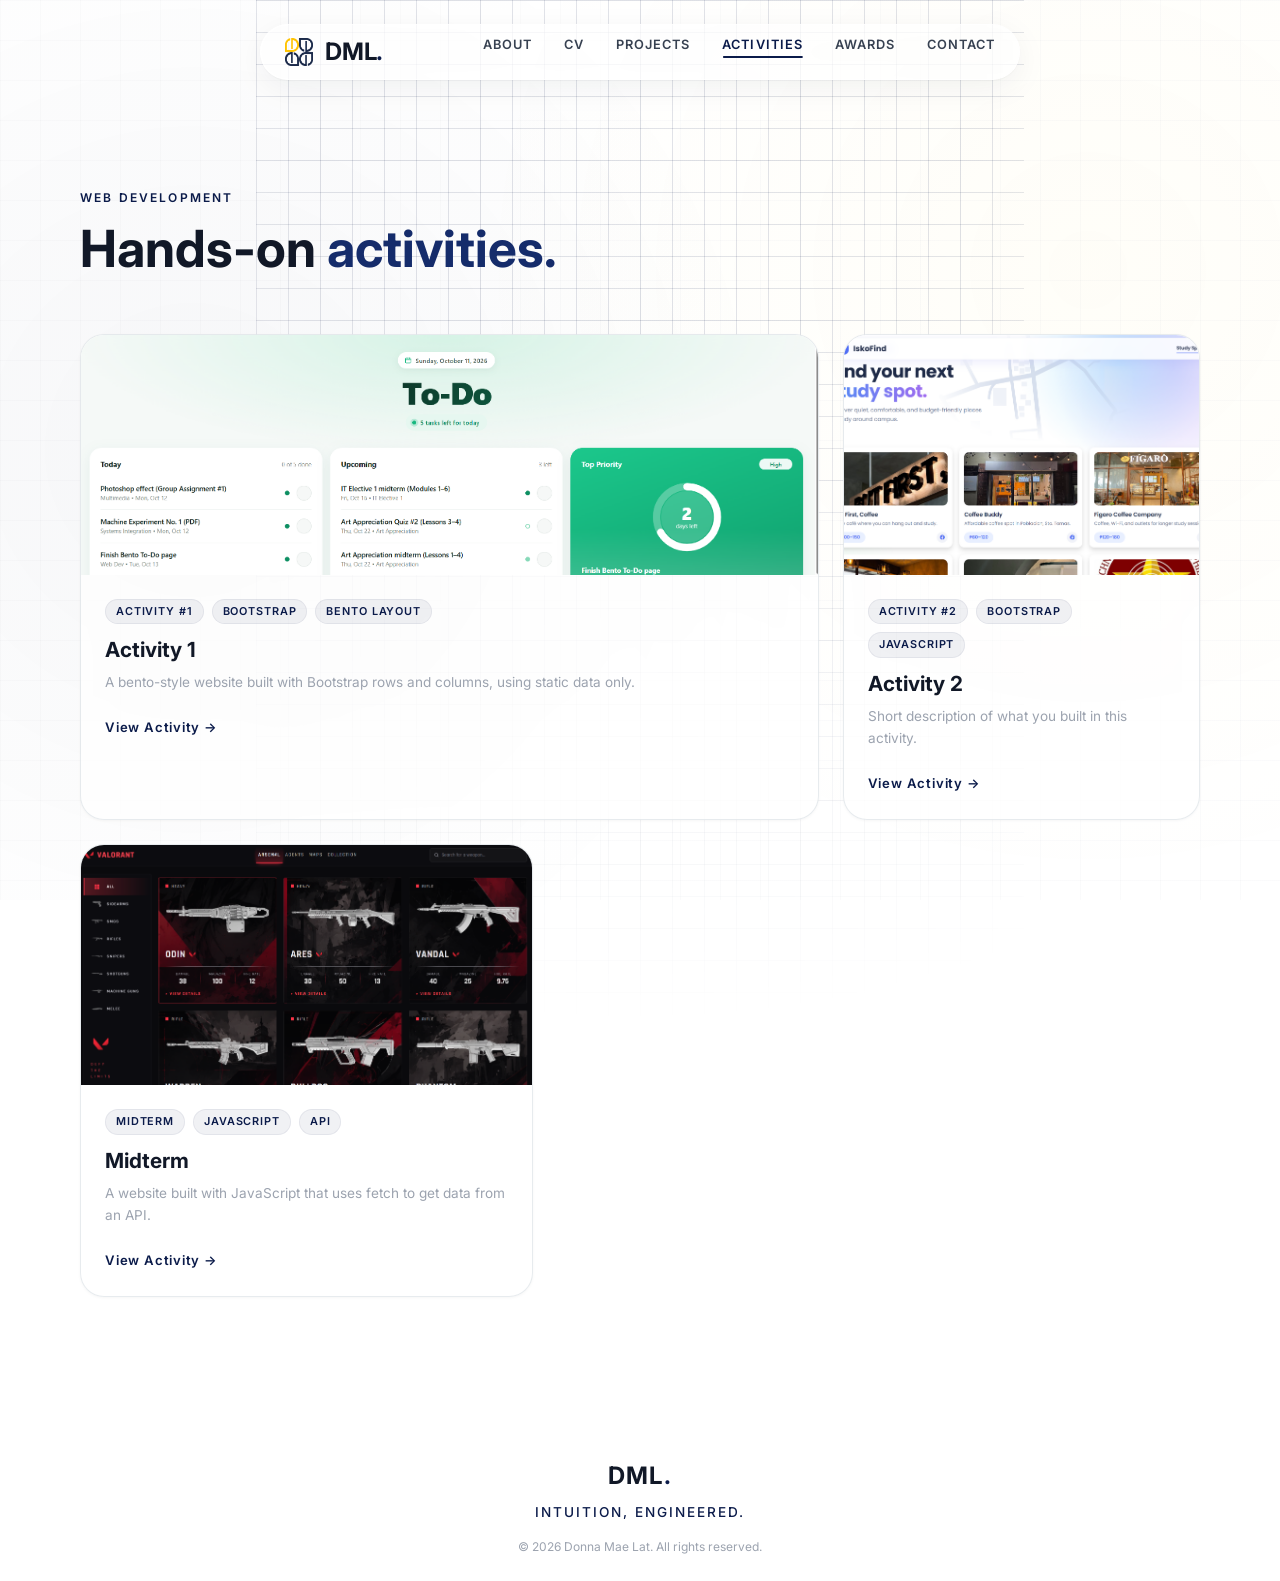
<file: activities.html>
<!doctype html>
<html lang="en">

<head>
  <meta charset="UTF-8" />
  <meta name="viewport" content="width=device-width, initial-scale=1.0" />
  <link rel="icon" type="image/png" href="assets/img/logo.png" />
  <title>Activities — Donna Mae Lat</title>
  <link rel="preconnect" href="https://fonts.googleapis.com" />
  <link rel="preconnect" href="https://fonts.gstatic.com" crossorigin />
  <link
    href="https://fonts.googleapis.com/css2?family=Inter:wght@300;400;500;600;700&family=Poppins:wght@300;400;500;600&display=swap"
    rel="stylesheet" />
  <link href="https://cdn.jsdelivr.net/npm/bootstrap@5.3.8/dist/css/bootstrap.min.css" rel="stylesheet"
    integrity="sha384-sRIl4kxILFvY47J16cr9ZwB07vP4J8+LH7qKQnuqkuIAvNWLzeN8tE5YBujZqJLB" crossorigin="anonymous" />
  <link rel="stylesheet" href="assets/css/style.css" />
  <style>
    #activities {
      min-height: 100vh;
      background: transparent;
    }

    #activities .tab-corner-grid {
      height: 100%;
    }

    .footer {
      border-top: none;
    }
  </style>
</head>

<body class="fade-in-page">
  <div id="navbar-placeholder"></div>

  <!-- Activities Section -->
  <section class="projects" id="activities" style="position: relative; overflow: hidden; padding-top: 188px">
    <div class="tab-corner-grid grid-top-center"></div>

    <div class="container" style="position: relative; z-index: 1">
      <div class="section-header text-start reveal-left">
        <p class="section-eyebrow">Web Development</p>
        <h2 class="section-heading">Hands-on <em>activities.</em></h2>
      </div>

      <div class="projects-fan" id="activitiesFan">
        <!-- Activity 1 -->
        <div class="bento-1 project-card-wrap">
          <div class="project-card h-100 reveal-bottom">
            <div class="project-card-img">
              <img src="assets/img/bento-todo.png" alt="Bento To-Do preview" class="w-100 h-100"
                style="min-height: 220px; object-fit: cover; object-position: top" />
            </div>
            <div class="project-card-body">
              <div class="project-tags">
                <span class="tag">Activity #1</span>
                <span class="tag">Bootstrap</span>
                <span class="tag">Bento Layout</span>
              </div>
              <h3 class="project-title">Activity 1</h3>
              <p class="project-desc">
                A bento-style website built with Bootstrap rows and columns,
                using static data only.
              </p>
              <a href="https://donnamaelat.github.io/web-dev-activities/Bento-Layout/" target="_blank" rel="noopener"
                class="project-link">View Activity →</a>
            </div>
          </div>
        </div>

        <!-- Activity 2 -->
        <div class="bento-2 project-card-wrap">
          <div class="project-card h-100 reveal-bottom" style="--delay: 0.15s">
            <div class="project-card-img">
              <img src="assets/img/activity-2.png" alt="Activity 2 preview" class="w-100 h-100"
                style="min-height: 220px; object-fit: cover; object-position: top" />
            </div>
            <div class="project-card-body">
              <div class="project-tags">
                <span class="tag">Activity #2</span>
                <span class="tag">Bootstrap</span>
                <span class="tag">JavaScript</span>
              </div>
              <h3 class="project-title">Activity 2</h3>
              <p class="project-desc">
                Short description of what you built in this activity.
              </p>
              <a href="https://donnamaelat.github.io/web-dev-activities/Activity-2/" target="_blank" rel="noopener"
                class="project-link">View Activity →</a>
            </div>
          </div>
        </div>
        <!-- Activity 3 -->
        <div class="bento-3 project-card-wrap">
          <div class="project-card h-100 reveal-bottom" style="--delay: 0.3s">
            <div class="project-card-img">
              <img src="assets/img/Midterm.png" alt="Midterm preview" class="w-100 h-100"
                style="min-height: 220px; object-fit: cover; object-position: top" />
            </div>
            <div class="project-card-body">
              <div class="project-tags">
                <span class="tag">Midterm</span>
                <span class="tag">JavaScript</span>
                <span class="tag">API</span>
              </div>
              <h3 class="project-title">Midterm</h3>
              <p class="project-desc">
                A website built with JavaScript that uses fetch to get data from an API.
              </p>
              <a href="https://donnamaelat.github.io/web-dev-activities/Midterm/" target="_blank" rel="noopener"
                class="project-link">View Activity →</a>
            </div>
          </div>
        </div>
      </div>
    </div>


  </section>

  <footer class="footer">
    <div class="container footer-inner">
      <span class="footer-logo">DML<span>.</span></span>
      <p class="footer-tag">Intuition, Engineered.</p>
      <p class="footer-copy">© 2026 Donna Mae Lat. All rights reserved.</p>
    </div>
  </footer>

  <script src="https://cdn.jsdelivr.net/npm/bootstrap@5.3.8/dist/js/bootstrap.bundle.min.js"
    integrity="sha384-FKyoEForCGlyvwx9Hj09JcYn3nv7wiPVlz7YYwJrWVcXK/BmnVDxM+D2scQbITxI"
    crossorigin="anonymous"></script>
  <script src="assets/js/script.js"></script>
</body>

</html>
</file>
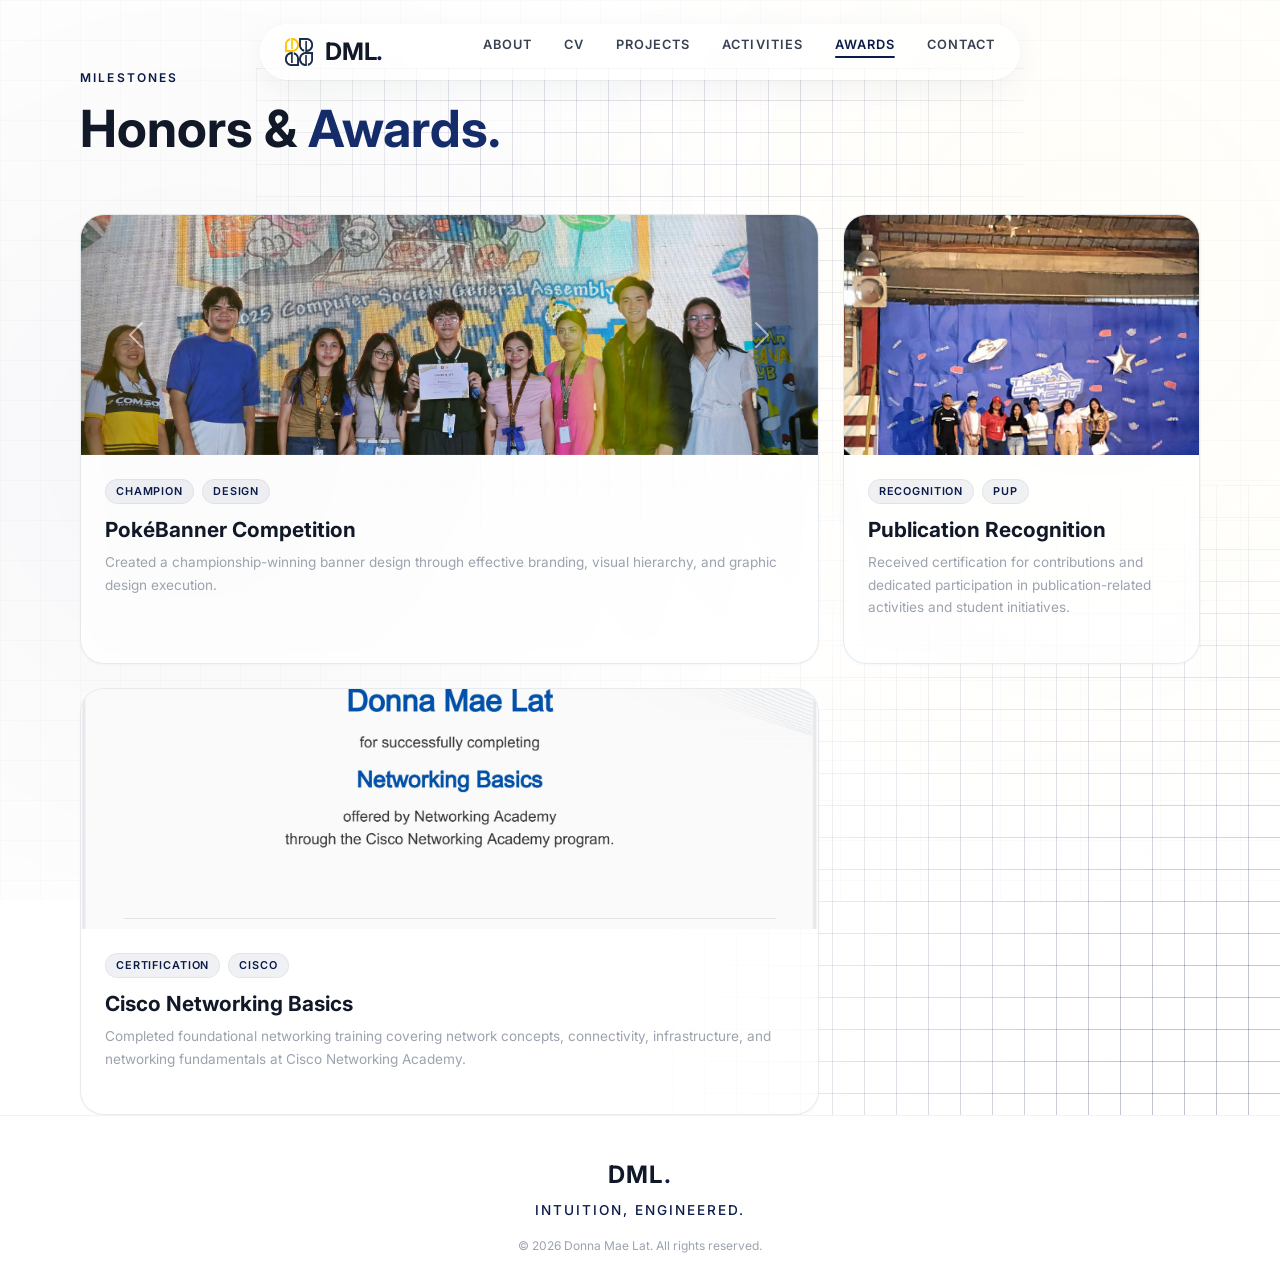
<file: awards.html>
<!DOCTYPE html>
<html lang="en">

<head>
  <meta charset="UTF-8" />
  <meta name="viewport" content="width=device-width, initial-scale=1.0" />
  <meta name="twitter:card" content="summary_large_image" />
  <link rel="icon" type="image/png" href="assets/img/logo.png">
  <title>Awards — Donna Mae Lat</title>
  <link rel="preconnect" href="https://fonts.googleapis.com" />
  <link rel="preconnect" href="https://fonts.gstatic.com" crossorigin />
  <link
    href="https://fonts.googleapis.com/css2?family=Inter:wght@300;400;500;600;700&family=Poppins:wght@300;400;500;600&display=swap"
    rel="stylesheet" />
  <link href="https://cdn.jsdelivr.net/npm/bootstrap@5.3.8/dist/css/bootstrap.min.css" rel="stylesheet"
    integrity="sha384-sRIl4kxILFvY47J16cr9ZwB07vP4J8+LH7qKQnuqkuIAvNWLzeN8tE5YBujZqJLB" crossorigin="anonymous">
  <link rel="stylesheet" href="assets/css/style.css" />
  <style>
    .awards-section {
      padding: 120px 0;
      min-height: calc(100vh - 200px);
    }

    .award-card {
      background: var(--bg-glass);
      backdrop-filter: var(--blur);
      -webkit-backdrop-filter: var(--blur);
      border: 1.5px solid var(--border);
      border-radius: var(--radius-lg);
      padding: 40px;
      box-shadow: var(--shadow-low);
      margin-bottom: 24px;
      display: flex;
      gap: 24px;
      align-items: center;
      transition: transform .3s ease, box-shadow .3s ease;
    }

    .award-card:hover {
      transform: translateY(-5px);
      box-shadow: var(--shadow-mid);
    }

    .award-icon {
      font-size: 3rem;
      background: var(--bg-2);
      width: 80px;
      height: 80px;
      display: flex;
      align-items: center;
      justify-content: center;
      border-radius: 50%;
      flex-shrink: 0;
    }

    .award-info {
      flex-grow: 1;
    }

    .award-title {
      font-family: var(--font-display);
      font-size: 1.5rem;
      font-weight: 700;
      color: var(--text);
      margin-bottom: 8px;
    }

    .award-org {
      font-size: 1rem;
      color: var(--accent);
      font-weight: 600;
      margin-bottom: 8px;
    }

    .award-desc {
      font-size: .95rem;
      color: var(--text-mid);
      line-height: 1.6;
      margin: 0;
    }

    @media (max-width: 768px) {
      .award-card {
        flex-direction: column;
        text-align: center;
      }
    }
  </style>
</head>

<body class="fade-in-page">

  <div id="navbar-placeholder"></div>

  <div style="padding-top: 68px;"></div>

  <!-- Awards Section -->
  <section class="awards" id="awards" style="position: relative; overflow: hidden;">
    <div class="tab-corner-grid grid-bottom-right"></div>
    <div class="tab-corner-grid grid-top-center"></div>
    <div class="container" style="position: relative; z-index: 1; text-align: center;">
      <div class="section-header text-start reveal-left">
        <p class="section-eyebrow">Milestones</p>
        <h2 class="section-heading">Honors &amp; <em>Awards.</em></h2>
      </div>

      <div class="projects-fan" id="awardsFan">

        <div class="bento-1 project-card-wrap">
          <div class="project-card h-100 reveal-bottom" data-index="0">
            <div class="project-card-img">
              <div id="pokeCarousel" class="carousel slide" data-bs-ride="carousel" style="height: 100%;">
                <div class="carousel-inner" style="height: 100%;">
                  <div class="carousel-item active" style="height: 100%;">
                    <img src="assets/img/pokebanners.jpg" class="d-block w-100" alt="PokéBanner Champion 1"
                      style="height: 100%; object-fit: cover;">
                  </div>
                  <div class="carousel-item" style="height: 100%;">
                    <img src="assets/img/597833559_2219175991911160_6248614041665531355_n.jpg" class="d-block w-100"
                      alt="PokéBanner Champion 2" style="height: 100%; object-fit: cover;">
                  </div>
                </div>
                <button class="carousel-control-prev" type="button" data-bs-target="#pokeCarousel" data-bs-slide="prev"
                  style="background: linear-gradient(90deg, rgba(0,0,0,0.5), transparent); border: none;">
                  <span class="carousel-control-prev-icon" aria-hidden="true"></span>
                  <span class="visually-hidden">Previous</span>
                </button>
                <button class="carousel-control-next" type="button" data-bs-target="#pokeCarousel" data-bs-slide="next"
                  style="background: linear-gradient(-90deg, rgba(0,0,0,0.5), transparent); border: none;">
                  <span class="carousel-control-next-icon" aria-hidden="true"></span>
                  <span class="visually-hidden">Next</span>
                </button>
              </div>
            </div>
            <div class="project-card-body">
              <div class="project-tags">
                <span class="tag">Champion</span>
                <span class="tag">Design</span>
              </div>
              <h3 class="project-title">PokéBanner Competition</h3>
              <p class="project-desc">Created a championship-winning banner design through effective branding, visual
                hierarchy, and graphic design execution.</p>
            </div>
          </div>
        </div>

        <div class="bento-2 project-card-wrap">
          <div class="project-card h-100 reveal-bottom" style="--delay:.25s" data-index="2">
            <div class="project-card-img">
              <img src="assets/img/certification of recognition for publication.jpg" alt="Publication Recognition"
                style="width: 100%; height: 100%; object-fit: cover;" />
            </div>
            <div class="project-card-body">
              <div class="project-tags">
                <span class="tag">Recognition</span>
                <span class="tag">PUP</span>
              </div>
              <h3 class="project-title">Publication Recognition</h3>
              <p class="project-desc">Received certification for contributions and dedicated participation in
                publication-related activities and student initiatives.</p>
            </div>
          </div>
        </div>

        <div class="bento-1 project-card-wrap">
          <div class="project-card h-100 reveal-bottom" style="--delay:.35s" data-index="3">
            <div class="project-card-img">
              <img src="assets/img/cisco certification.jpg" alt="Cisco Networking Basics Certification"
                style="width: 100%; height: 100%; object-fit: cover;" />
            </div>
            <div class="project-card-body">
              <div class="project-tags">
                <span class="tag">Certification</span>
                <span class="tag">Cisco</span>
              </div>
              <h3 class="project-title">Cisco Networking Basics</h3>
              <p class="project-desc">Completed foundational networking training covering network concepts,
                connectivity, infrastructure, and networking fundamentals at Cisco Networking Academy.</p>
            </div>
          </div>
        </div>

      </div>
    </div>
  </section>

  <div class="modal fade" id="projectModal" tabindex="-1" aria-hidden="true">
    <div class="modal-dialog modal-dialog-centered modal-lg">
      <div class="modal-content"
        style="background: var(--bg); border: 1px solid var(--border); border-radius: var(--radius-lg);">
        <div class="modal-header" style="border-bottom: 1px solid var(--border);">
          <button type="button" class="btn-close" data-bs-dismiss="modal" aria-label="Close"></button>
        </div>
        <div class="modal-body pt-0 px-md-5 pb-5">
          <div id="modalImageContainer" class="mb-4"
            style="width: 100%; height: 300px; border-radius: var(--radius-sm); overflow: hidden; background: var(--bg-2);">
          </div>
          <div class="project-tags mb-3" id="modalTags"></div>
          <h2 class="project-title fs-2 mb-4" id="modalTitle">Project Title</h2>
          <div class="project-desc fs-6 text-dark opacity-75 lh-lg" id="modalDesc">Project description goes here.</div>
        </div>
      </div>
    </div>
  </div>

  <footer class="footer">
    <div class="container footer-inner">
      <span class="footer-logo">DML<span>.</span></span>
      <p class="footer-tag">Intuition, Engineered.</p>
      <p class="footer-copy">© 2026 Donna Mae Lat. All rights reserved.</p>
    </div>
  </footer>

  <script src="https://cdn.jsdelivr.net/npm/bootstrap@5.3.8/dist/js/bootstrap.bundle.min.js"
    integrity="sha384-FKyoEForCGlyvwx9Hj09JcYn3nv7wiPVlz7YYwJrWVcXK/BmnVDxM+D2scQbITxI"
    crossorigin="anonymous"></script>
  <script src="assets/js/script.js"></script>
</body>

</html>
</file>
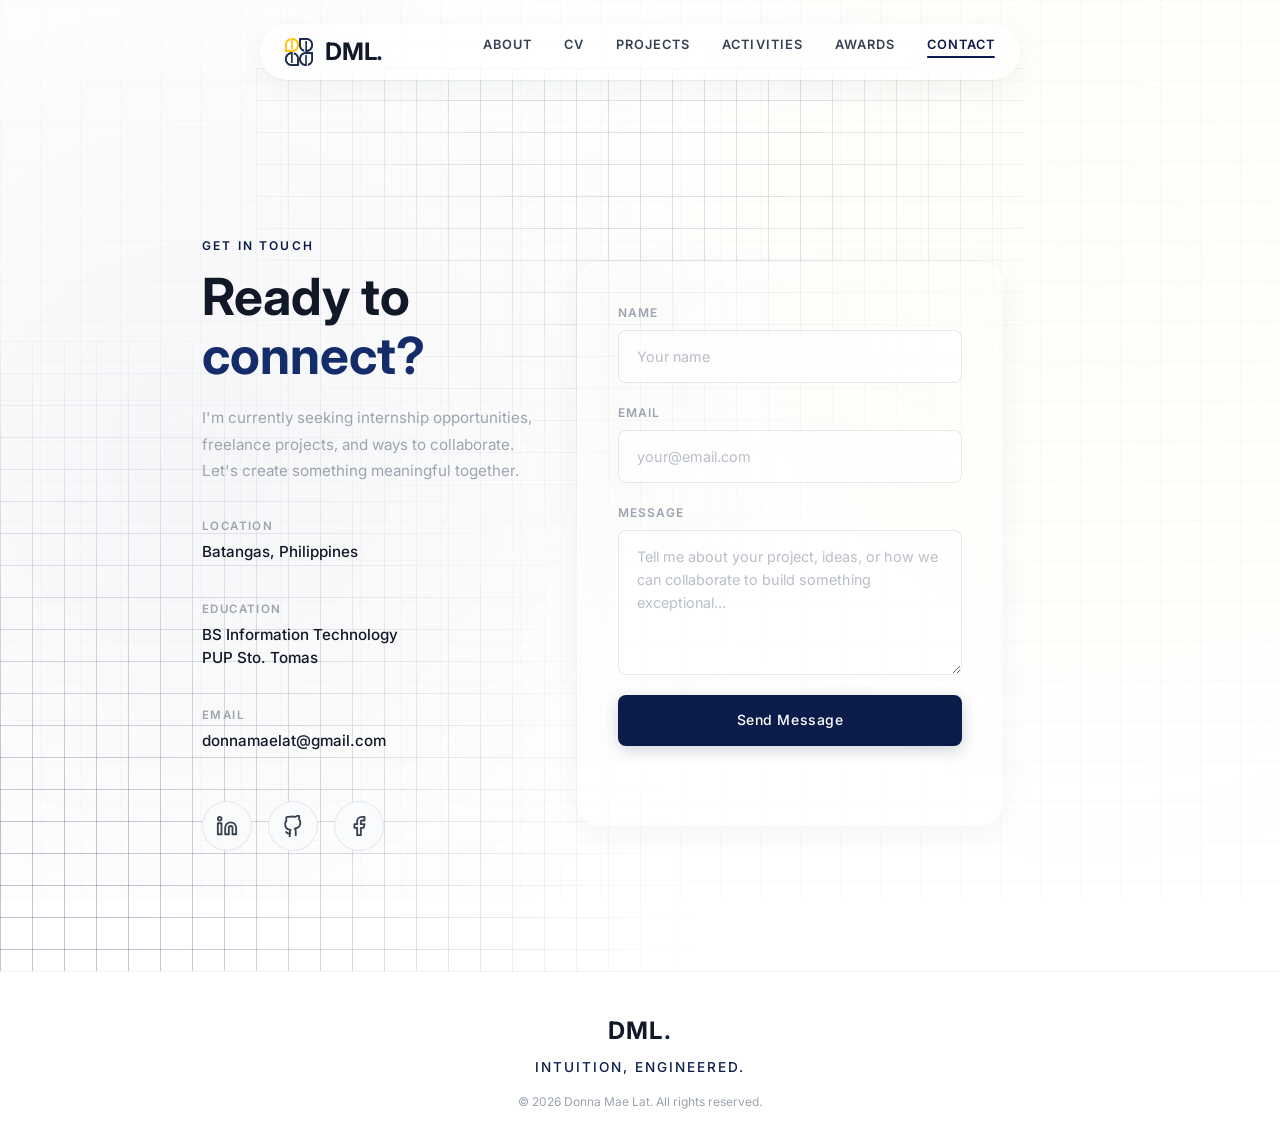
<file: contact.html>
<!DOCTYPE html>
<html lang="en">
<head>
  <meta charset="UTF-8" />
  <link rel="icon" type="image/png" href="assets/img/logo.png">
  <meta name="viewport" content="width=device-width, initial-scale=1.0" />
  <title>Contact — Donna Mae Lat</title>
  <link rel="preconnect" href="https://fonts.googleapis.com" />
  <link rel="preconnect" href="https://fonts.gstatic.com" crossorigin />
  <link href="https://fonts.googleapis.com/css2?family=Inter:wght@300;400;500;600;700&family=Poppins:wght@300;400;500;600&display=swap" rel="stylesheet" />
  <link href="https://cdn.jsdelivr.net/npm/bootstrap@5.3.8/dist/css/bootstrap.min.css" rel="stylesheet" integrity="sha384-sRIl4kxILFvY47J16cr9ZwB07vP4J8+LH7qKQnuqkuIAvNWLzeN8tE5YBujZqJLB" crossorigin="anonymous">
  <link rel="stylesheet" href="assets/css/style.css" />
</head>
<body class="fade-in-page">

  <div id="navbar-placeholder"></div>

  <div style="padding-top: 68px;"></div>

  <!-- Contact Section -->
  <section class="contact" id="contact" style="position: relative; overflow: hidden; min-height: calc(100vh - 200px);">
    <div class="tab-corner-grid grid-bottom-left"></div>
    <div class="tab-corner-grid grid-top-center"></div>
    <div class="container" style="position: relative; z-index: 1;">
    <div class="contact-shapes">
      <div class="shape shape-1"></div>
      <div class="shape shape-2"></div>
      <div class="shape shape-3"></div>
    </div>
    <div class="container">
      <div class="row gy-5 align-items-center contact-wrap reveal-bottom">
        <div class="col-12 col-md-5 col-lg-5 contact-header">
          <p class="section-eyebrow">Get In Touch</p>
          <h2 class="section-heading">Ready to<br/><em>connect?</em></h2>
          <p class="contact-sub">I'm currently seeking internship opportunities, freelance projects, and ways to collaborate. Let's create something meaningful together.</p>
          
          <div class="contact-info">
            <div class="info-item">
              <span class="info-label">Location</span>
              <p class="info-value">Batangas, Philippines</p>
            </div>
            <div class="info-item">
              <span class="info-label">Education</span>
              <p class="info-value">BS Information Technology<br>PUP Sto. Tomas</p>
            </div>
            <div class="info-item">
              <span class="info-label">Email</span>
              <a href="mailto:donnamaelat@gmail.com" class="info-value">donnamaelat@gmail.com</a>
            </div>
          </div>

          <div class="contact-socials">
            <a href="https://www.linkedin.com/in/donna-mae-lat-30b2873bb" target="_blank" rel="noopener noreferrer" class="contact-social-link" aria-label="LinkedIn">
              <svg xmlns="http://www.w3.org/2000/svg" width="22" height="22" viewBox="0 0 24 24" fill="none" stroke="currentColor" stroke-width="2" stroke-linecap="round" stroke-linejoin="round"><path d="M16 8a6 6 0 0 1 6 6v7h-4v-7a2 2 0 0 0-2-2 2 2 0 0 0-2 2v7h-4v-7a6 6 0 0 1 6-6z"/><rect width="4" height="12" x="2" y="9"/><circle cx="4" cy="4" r="2"/></svg>
            </a>
            <a href="https://github.com/donnamaelat" target="_blank" rel="noopener noreferrer" class="contact-social-link" aria-label="Github">
              <svg xmlns="http://www.w3.org/2000/svg" width="22" height="22" viewBox="0 0 24 24" fill="none" stroke="currentColor" stroke-width="2" stroke-linecap="round" stroke-linejoin="round"><path d="M15 22v-4a4.8 4.8 0 0 0-1-3.2c3-.3 6-1.5 6-6.5a5.5 5.5 0 0 0-1.5-3.8 5.5 5.5 0 0 0-.1-3.8s-1.2-.4-3.9 1.4a13.3 13.3 0 0 0-7 0C6.2 1.8 5 2.2 5 2.2a5.5 5.5 0 0 0-.1 3.8A5.5 5.5 0 0 0 3.4 9.8c0 5 3 6.2 6 6.5a4.8 4.8 0 0 0-1 3.2v4"/><path d="M9 20.1c-3.1.9-4.5-1.5-4.5-1.5"/></svg>
            </a>
            <a href="https://www.facebook.com/dunamee" target="_blank" rel="noopener noreferrer" class="contact-social-link" aria-label="Facebook">
              <svg xmlns="http://www.w3.org/2000/svg" width="22" height="22" viewBox="0 0 24 24" fill="none" stroke="currentColor" stroke-width="2" stroke-linecap="round" stroke-linejoin="round"><path d="M18 2h-3a5 5 0 0 0-5 5v3H7v4h3v8h4v-8h3l1-4h-4V7a1 1 0 0 1 1-1h3z"/></svg>
            </a>
          </div>
        </div>
        <div class="col-12 col-md-7 col-lg-6 contact-form-wrap">
          <form class="contact-form" id="contactForm" action="https://formspree.io/f/maqzgapg" method="POST">
            <div class="form-group">
              <label for="name">Name</label>
              <input type="text" id="name" name="name" placeholder="Your name" autocomplete="off" required />
            </div>
            <div class="form-group">
              <label for="email">Email</label>
              <input type="email" id="email" name="email" placeholder="your@email.com" autocomplete="off" required />
            </div>
            <div class="form-group">
              <label for="message">Message</label>
              <textarea id="message" name="message" rows="5" placeholder="Tell me about your project, ideas, or how we can collaborate to build something exceptional..." required></textarea>
            </div>
            <button class="btn-primary btn-full" id="submitBtn" type="submit">
              Send Message
            </button>
            <div class="form-status" id="formStatus"></div>
          </form>
        </div>
      </div>
    </div>
  </section>

  <footer class="footer">
    <div class="container footer-inner">
      <span class="footer-logo">DML<span>.</span></span>
      <p class="footer-tag">Intuition, Engineered.</p>
      <p class="footer-copy">© 2026 Donna Mae Lat. All rights reserved.</p>
    </div>
  </footer>

  <script src="https://cdn.jsdelivr.net/npm/bootstrap@5.3.8/dist/js/bootstrap.bundle.min.js" integrity="sha384-FKyoEForCGlyvwx9Hj09JcYn3nv7wiPVlz7YYwJrWVcXK/BmnVDxM+D2scQbITxI" crossorigin="anonymous"></script>
  <script src="assets/js/script.js"></script>
</body>
</html>
</file>
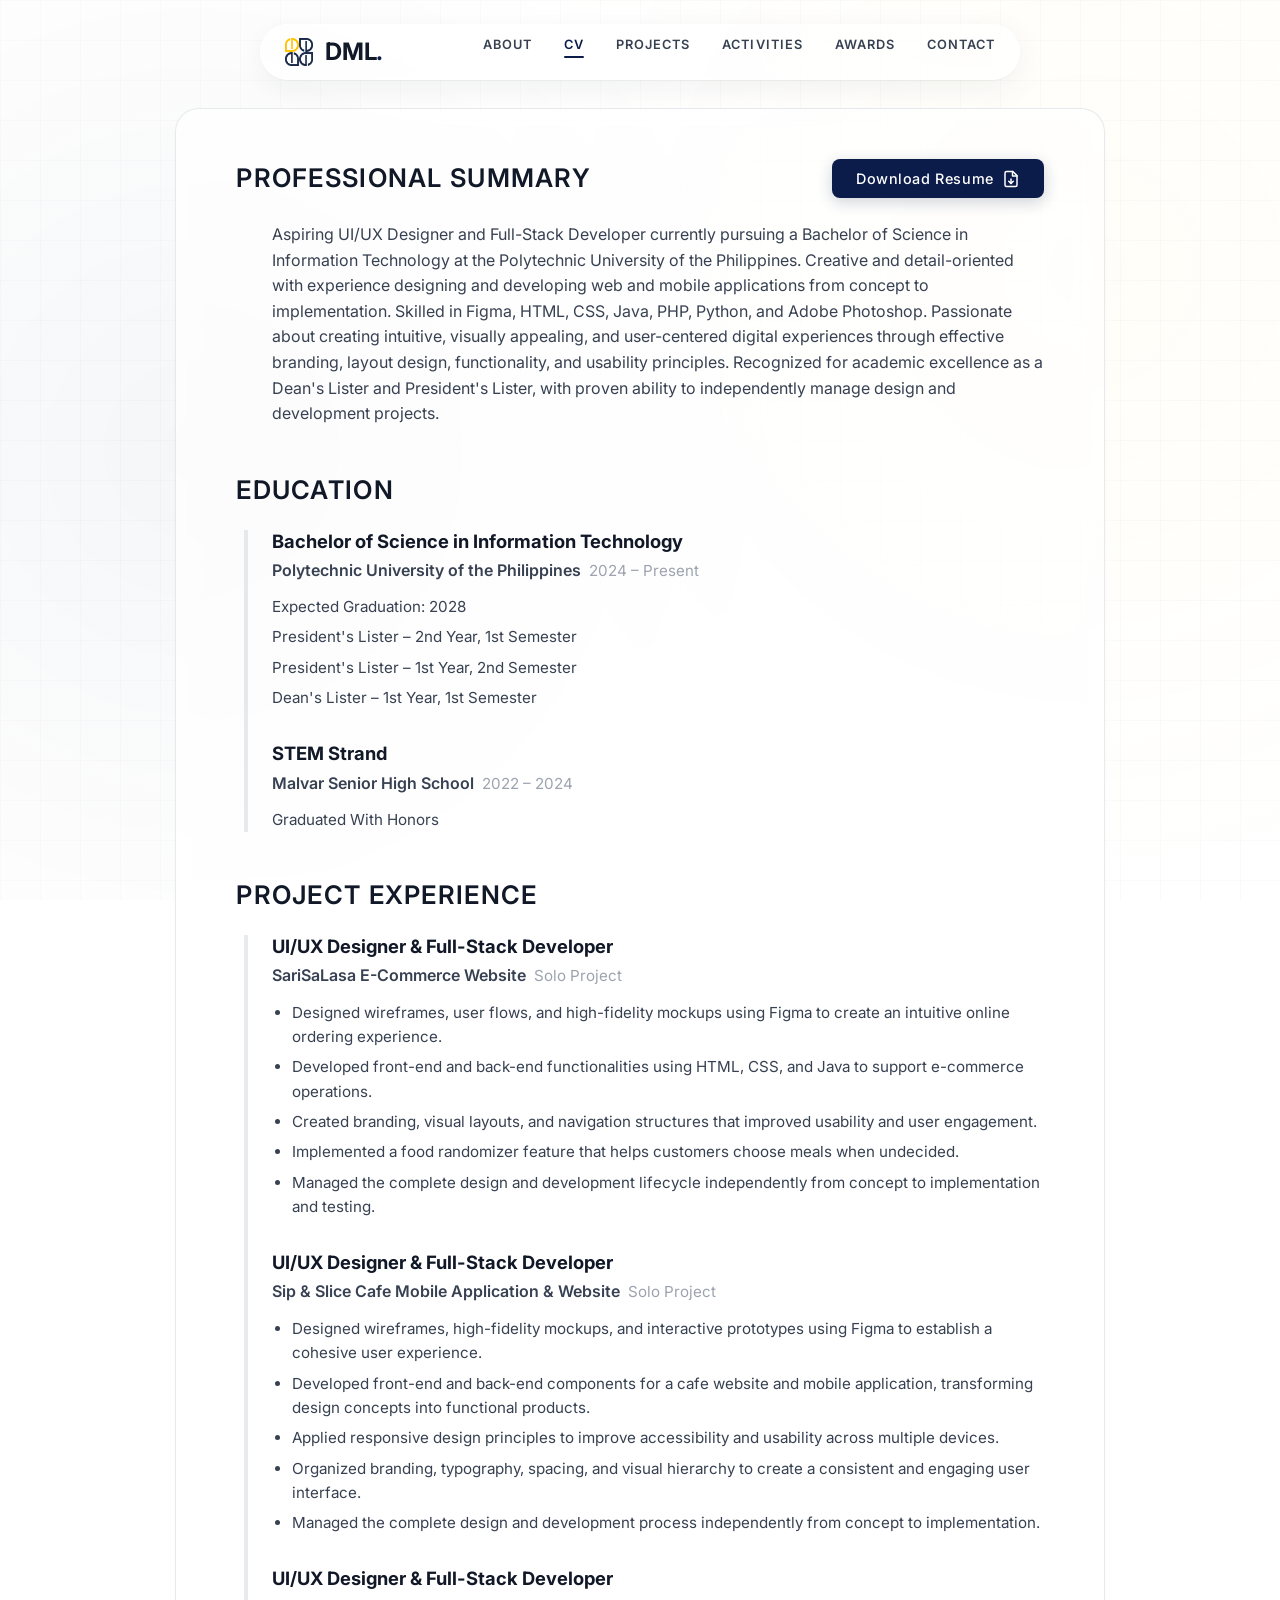
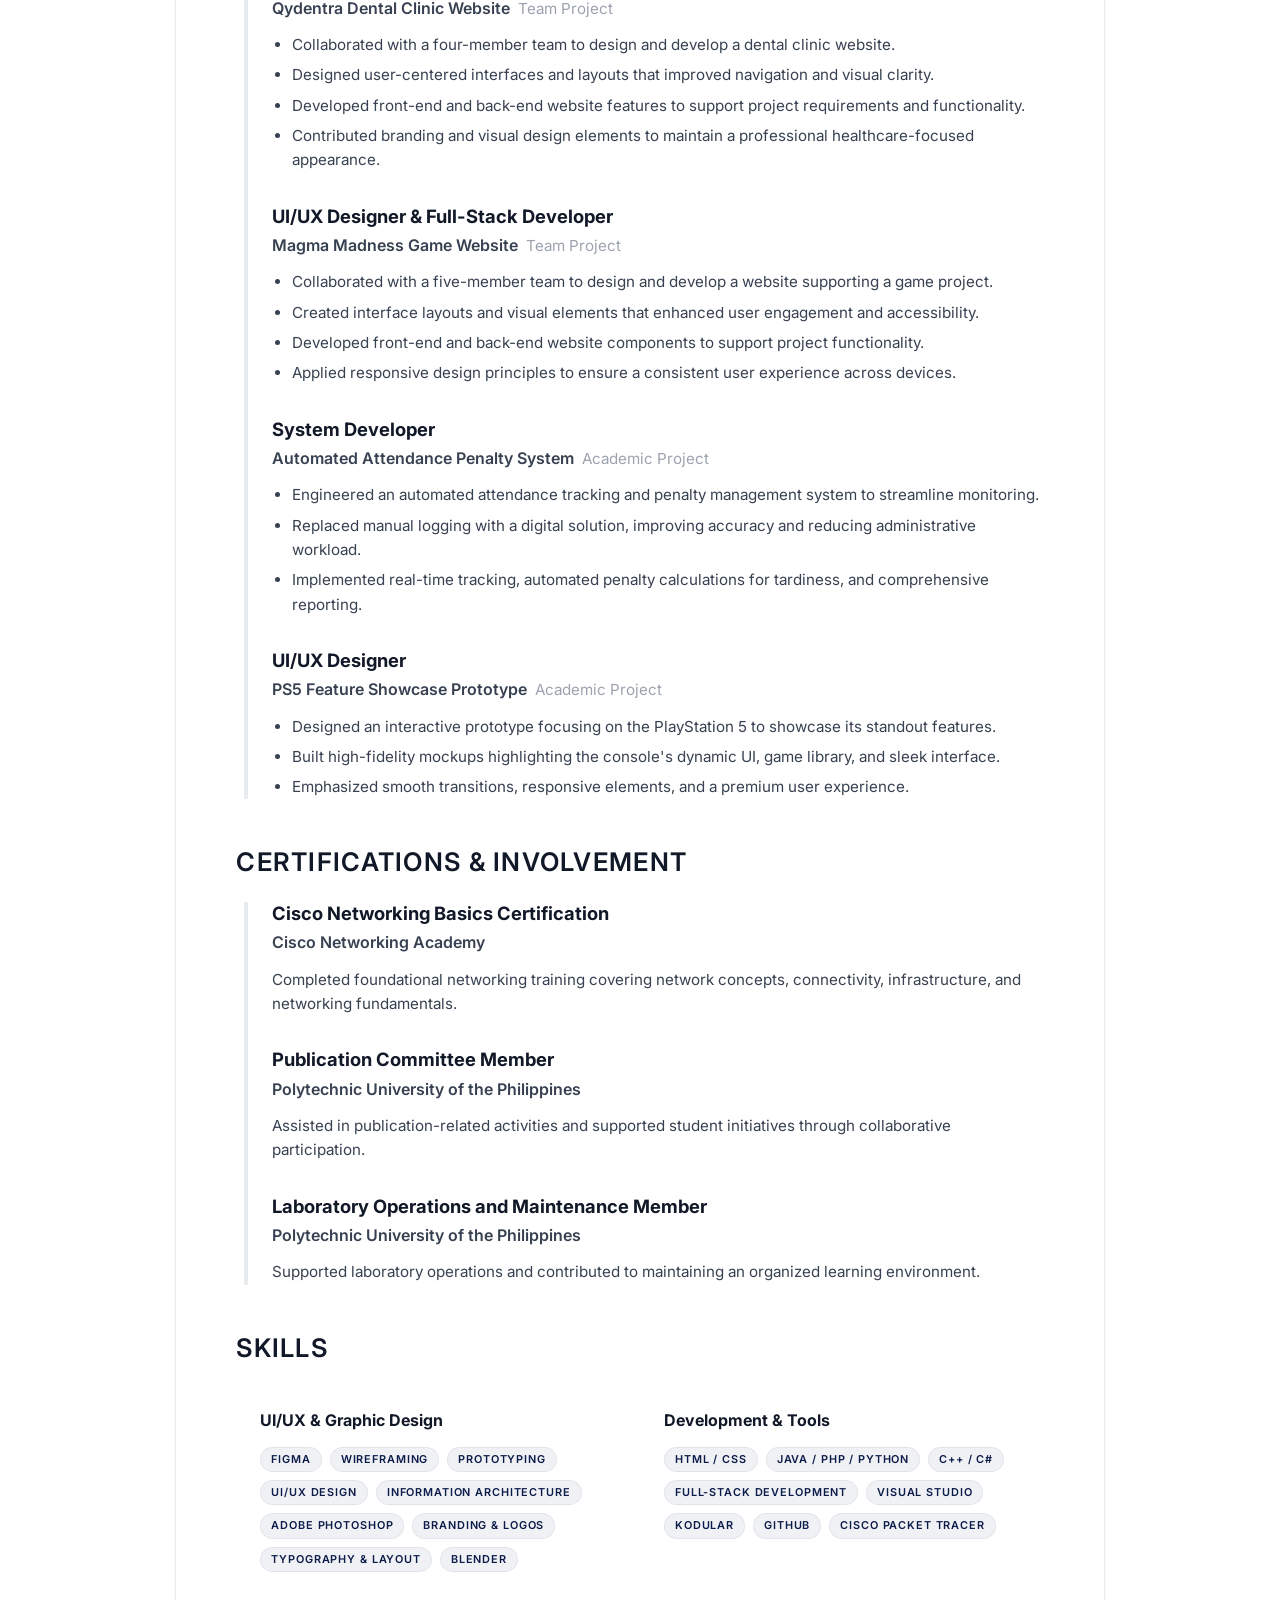
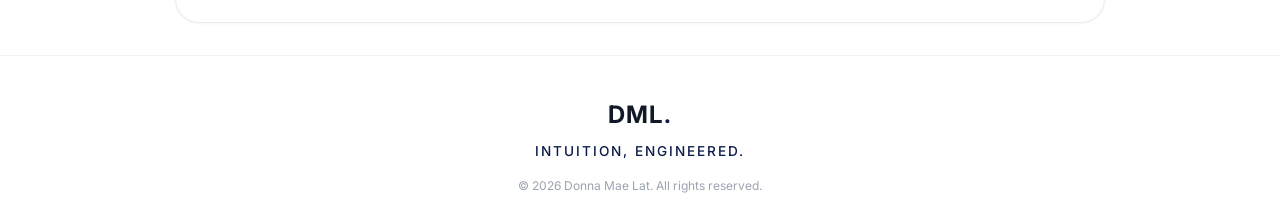
<file: cv.html>
<!DOCTYPE html>
<html lang="en">
<head>
  <meta charset="UTF-8" />
  <meta name="viewport" content="width=device-width, initial-scale=1.0" />
  <meta name="twitter:card" content="summary_large_image" />
  <link rel="icon" type="image/png" href="assets/img/logo.png">
  <title>CV / Resume — Donna Mae Lat</title>
  <link rel="preconnect" href="https://fonts.googleapis.com" />
  <link rel="preconnect" href="https://fonts.gstatic.com" crossorigin />
  <link href="https://fonts.googleapis.com/css2?family=Inter:wght@300;400;500;600;700&family=Poppins:wght@300;400;500;600&display=swap" rel="stylesheet" />
  <link href="https://cdn.jsdelivr.net/npm/bootstrap@5.3.8/dist/css/bootstrap.min.css" rel="stylesheet" integrity="sha384-sRIl4kxILFvY47J16cr9ZwB07vP4J8+LH7qKQnuqkuIAvNWLzeN8tE5YBujZqJLB" crossorigin="anonymous">
  <link rel="stylesheet" href="assets/css/style.css" />
  <style>
    
    .cv-section { padding: 120px 0; min-height: calc(100vh - 200px); }
    .cv-card {
      background: var(--bg-glass);
      backdrop-filter: var(--blur);
      -webkit-backdrop-filter: var(--blur);
      border: 1.5px solid var(--border);
      border-radius: var(--radius-lg);
      padding: 50px 60px;
      box-shadow: var(--shadow-low);
      margin-bottom: 32px;
    }
    @media (max-width: 768px) {
      .cv-card { padding: 30px; }
    }
    .cv-title { 
      font-family: var(--font-display); 
      font-size: 1.6rem; 
      font-weight: 600; 
      color: var(--text); 
      margin-bottom: 24px; 
      text-transform: uppercase; 
      letter-spacing: 0.05em; 
    }
    .cv-timeline {
      border-left: 4px solid var(--border);
      padding-left: 24px;
      margin-left: 8px;
    }
    .cv-item { margin-bottom: 32px; position: relative; }
    .cv-item:last-child { margin-bottom: 0; }
    .cv-role { font-size: 1.15rem; font-weight: 700; color: var(--text); margin: 0 0 6px 0; }
    .cv-company { font-size: 1rem; font-weight: 600; color: var(--text-mid); margin: 0 0 12px 0; }
    .cv-date { font-weight: 400; color: var(--text-muted); font-size: 0.95rem; margin-left: 4px; }
    .cv-desc { font-size: .95rem; color: var(--text-mid); line-height: 1.6; margin-bottom: 8px; }
    .cv-desc-list { list-style: none; margin: 0; padding: 0; }
    .cv-desc-list li { margin-bottom: 6px; font-size: .95rem; color: var(--text-mid); line-height: 1.6; }
    .project-tags { list-style: none; padding: 0; margin: 0; display: flex; flex-wrap: wrap; gap: 8px; }
    .project-tags li { margin: 0; }
  </style>
</head>
<body class="fade-in-page">

  <div id="navbar-placeholder"></div>

  <div style="padding-top: 68px;"></div>

  <!-- CV Section -->
  <section class="cv" style="position: relative; overflow: hidden;">
    <div class="container" style="position: relative; z-index: 1;">
      <div class="section-header reveal-bottom d-none">
        <p class="section-eyebrow">Curriculum Vitae</p>
        <h2 class="section-heading">Experience &amp; <em>Education.</em></h2>
      </div>

      <div class="row g-4 justify-content-center mt-3">
        <div class="col-lg-10">
          
          <div class="cv-card reveal-bottom">
            
            <div class="d-flex flex-column flex-md-row justify-content-between align-items-start align-items-md-center gap-3 mb-4">
              <h3 class="cv-title mb-0">Professional Summary</h3>
              <a id="downloadResumeBtn" href="assets/file/Lat,%20Donna%20Mae%20D.%20-%20resume.pdf" class="btn-primary d-inline-flex align-items-center gap-2 py-2 px-4" download="Lat, Donna Mae D. - resume.pdf" style="font-size: 0.9rem;">
                Download Resume
                <svg xmlns="http://www.w3.org/2000/svg" width="18" height="18" viewBox="0 0 24 24" fill="none" stroke="currentColor" stroke-width="2" stroke-linecap="round" stroke-linejoin="round"><path d="M14.5 2H6a2 2 0 0 0-2 2v16a2 2 0 0 0 2 2h12a2 2 0 0 0 2-2V7.5L14.5 2z"/><polyline points="14 2 14 8 20 8"/><path d="M12 18v-6"/><path d="M9 15l3 3 3-3"/></svg>
              </a>
            </div>
            <div class="cv-timeline mb-5" style="border-color: transparent;">
              <p class="cv-desc fs-6 ps-0">
                Aspiring UI/UX Designer and Full-Stack Developer currently pursuing a Bachelor of Science in Information Technology at the Polytechnic University of the Philippines. Creative and detail-oriented with experience designing and developing web and mobile applications from concept to implementation. Skilled in Figma, HTML, CSS, Java, PHP, Python, and Adobe Photoshop. Passionate about creating intuitive, visually appealing, and user-centered digital experiences through effective branding, layout design, functionality, and usability principles. Recognized for academic excellence as a Dean's Lister and President's Lister, with proven ability to independently manage design and development projects.
              </p>
            </div>

            <h3 class="cv-title">Education</h3>
            <div class="cv-timeline mb-5">
              <div class="cv-item">
                <h4 class="cv-role">Bachelor of Science in Information Technology</h4>
                <p class="cv-company">Polytechnic University of the Philippines <span class="cv-date">2024 – Present</span></p>
                <ul class="cv-desc-list">
                  <li>Expected Graduation: 2028</li>
                  <li>President's Lister – 2nd Year, 1st Semester</li>
                  <li>President's Lister – 1st Year, 2nd Semester</li>
                  <li>Dean's Lister – 1st Year, 1st Semester</li>
                </ul>
              </div>
              
              <div class="cv-item">
                <h4 class="cv-role">STEM Strand</h4>
                <p class="cv-company">Malvar Senior High School <span class="cv-date">2022 – 2024</span></p>
                <ul class="cv-desc-list">
                  <li>Graduated With Honors</li>
                </ul>
              </div>
            </div>

            <h3 class="cv-title">Project Experience</h3>
            <div class="cv-timeline mb-5">
              <div class="cv-item">
                <h4 class="cv-role">UI/UX Designer &amp; Full-Stack Developer</h4>
                <p class="cv-company">SariSaLasa E-Commerce Website <span class="cv-date">Solo Project</span></p>
                <ul class="cv-desc-list" style="list-style: disc; padding-left: 20px;">
                  <li>Designed wireframes, user flows, and high-fidelity mockups using Figma to create an intuitive online ordering experience.</li>
                  <li>Developed front-end and back-end functionalities using HTML, CSS, and Java to support e-commerce operations.</li>
                  <li>Created branding, visual layouts, and navigation structures that improved usability and user engagement.</li>
                  <li>Implemented a food randomizer feature that helps customers choose meals when undecided.</li>
                  <li>Managed the complete design and development lifecycle independently from concept to implementation and testing.</li>
                </ul>
              </div>
              
              <div class="cv-item">
                <h4 class="cv-role">UI/UX Designer &amp; Full-Stack Developer</h4>
                <p class="cv-company">Sip &amp; Slice Cafe Mobile Application &amp; Website <span class="cv-date">Solo Project</span></p>
                <ul class="cv-desc-list" style="list-style: disc; padding-left: 20px;">
                  <li>Designed wireframes, high-fidelity mockups, and interactive prototypes using Figma to establish a cohesive user experience.</li>
                  <li>Developed front-end and back-end components for a cafe website and mobile application, transforming design concepts into functional products.</li>
                  <li>Applied responsive design principles to improve accessibility and usability across multiple devices.</li>
                  <li>Organized branding, typography, spacing, and visual hierarchy to create a consistent and engaging user interface.</li>
                  <li>Managed the complete design and development process independently from concept to implementation.</li>
                </ul>
              </div>

              <div class="cv-item">
                <h4 class="cv-role">UI/UX Designer &amp; Full-Stack Developer</h4>
                <p class="cv-company">Qydentra Dental Clinic Website <span class="cv-date">Team Project</span></p>
                <ul class="cv-desc-list" style="list-style: disc; padding-left: 20px;">
                  <li>Collaborated with a four-member team to design and develop a dental clinic website.</li>
                  <li>Designed user-centered interfaces and layouts that improved navigation and visual clarity.</li>
                  <li>Developed front-end and back-end website features to support project requirements and functionality.</li>
                  <li>Contributed branding and visual design elements to maintain a professional healthcare-focused appearance.</li>
                </ul>
              </div>

              <div class="cv-item">
                <h4 class="cv-role">UI/UX Designer &amp; Full-Stack Developer</h4>
                <p class="cv-company">Magma Madness Game Website <span class="cv-date">Team Project</span></p>
                <ul class="cv-desc-list" style="list-style: disc; padding-left: 20px;">
                  <li>Collaborated with a five-member team to design and develop a website supporting a game project.</li>
                  <li>Created interface layouts and visual elements that enhanced user engagement and accessibility.</li>
                  <li>Developed front-end and back-end website components to support project functionality.</li>
                  <li>Applied responsive design principles to ensure a consistent user experience across devices.</li>
                </ul>
              </div>

              <div class="cv-item">
                <h4 class="cv-role">System Developer</h4>
                <p class="cv-company">Automated Attendance Penalty System <span class="cv-date">Academic Project</span></p>
                <ul class="cv-desc-list" style="list-style: disc; padding-left: 20px;">
                  <li>Engineered an automated attendance tracking and penalty management system to streamline monitoring.</li>
                  <li>Replaced manual logging with a digital solution, improving accuracy and reducing administrative workload.</li>
                  <li>Implemented real-time tracking, automated penalty calculations for tardiness, and comprehensive reporting.</li>
                </ul>
              </div>

              <div class="cv-item">
                <h4 class="cv-role">UI/UX Designer</h4>
                <p class="cv-company">PS5 Feature Showcase Prototype <span class="cv-date">Academic Project</span></p>
                <ul class="cv-desc-list" style="list-style: disc; padding-left: 20px;">
                  <li>Designed an interactive prototype focusing on the PlayStation 5 to showcase its standout features.</li>
                  <li>Built high-fidelity mockups highlighting the console's dynamic UI, game library, and sleek interface.</li>
                  <li>Emphasized smooth transitions, responsive elements, and a premium user experience.</li>
                </ul>
              </div>
            </div>

            <h3 class="cv-title">Certifications &amp; Involvement</h3>
            <div class="cv-timeline mb-5">
              <div class="cv-item">
                <h4 class="cv-role">Cisco Networking Basics Certification</h4>
                <p class="cv-company">Cisco Networking Academy</p>
                <p class="cv-desc">Completed foundational networking training covering network concepts, connectivity, infrastructure, and networking fundamentals.</p>
              </div>
              
              <div class="cv-item">
                <h4 class="cv-role">Publication Committee Member</h4>
                <p class="cv-company">Polytechnic University of the Philippines</p>
                <p class="cv-desc">Assisted in publication-related activities and supported student initiatives through collaborative participation.</p>
              </div>

              <div class="cv-item">
                <h4 class="cv-role">Laboratory Operations and Maintenance Member</h4>
                <p class="cv-company">Polytechnic University of the Philippines</p>
                <p class="cv-desc">Supported laboratory operations and contributed to maintaining an organized learning environment.</p>
              </div>
            </div>

            <h3 class="cv-title">Skills</h3>
            <div class="row g-4 ps-md-4 mt-2">
              <div class="col-md-6">
                <h5 class="cv-company mb-3" style="font-weight: 700; color: var(--text);">UI/UX &amp; Graphic Design</h5>
                <ul class="project-tags">
                  <li class="tag">Figma</li>
                  <li class="tag">Wireframing</li>
                  <li class="tag">Prototyping</li>
                  <li class="tag">UI/UX Design</li>
                  <li class="tag">Information Architecture</li>
                  <li class="tag">Adobe Photoshop</li>
                  <li class="tag">Branding &amp; Logos</li>
                  <li class="tag">Typography &amp; Layout</li>
                  <li class="tag">Blender</li>
                </ul>
              </div>
              <div class="col-md-6">
                <h5 class="cv-company mb-3" style="font-weight: 700; color: var(--text);">Development &amp; Tools</h5>
                <ul class="project-tags">
                  <li class="tag">HTML / CSS</li>
                  <li class="tag">Java / PHP / Python</li>
                  <li class="tag">C++ / C#</li>
                  <li class="tag">Full-Stack Development</li>
                  <li class="tag">Visual Studio</li>
                  <li class="tag">Kodular</li>
                  <li class="tag">GitHub</li>
                  <li class="tag">Cisco Packet Tracer</li>
                </ul>
              </div>
            </div>

          </div>
      </div>
    </div>
  </section>

  <footer class="footer">
    <div class="container footer-inner">
      <span class="footer-logo">DML<span>.</span></span>
      <p class="footer-tag">Intuition, Engineered.</p>
      <p class="footer-copy">© 2026 Donna Mae Lat. All rights reserved.</p>
    </div>
  </footer>

  <script src="https://cdn.jsdelivr.net/npm/bootstrap@5.3.8/dist/js/bootstrap.bundle.min.js" integrity="sha384-FKyoEForCGlyvwx9Hj09JcYn3nv7wiPVlz7YYwJrWVcXK/BmnVDxM+D2scQbITxI" crossorigin="anonymous"></script>
  <script src="assets/js/script.js"></script>
</body>
</html>
</file>
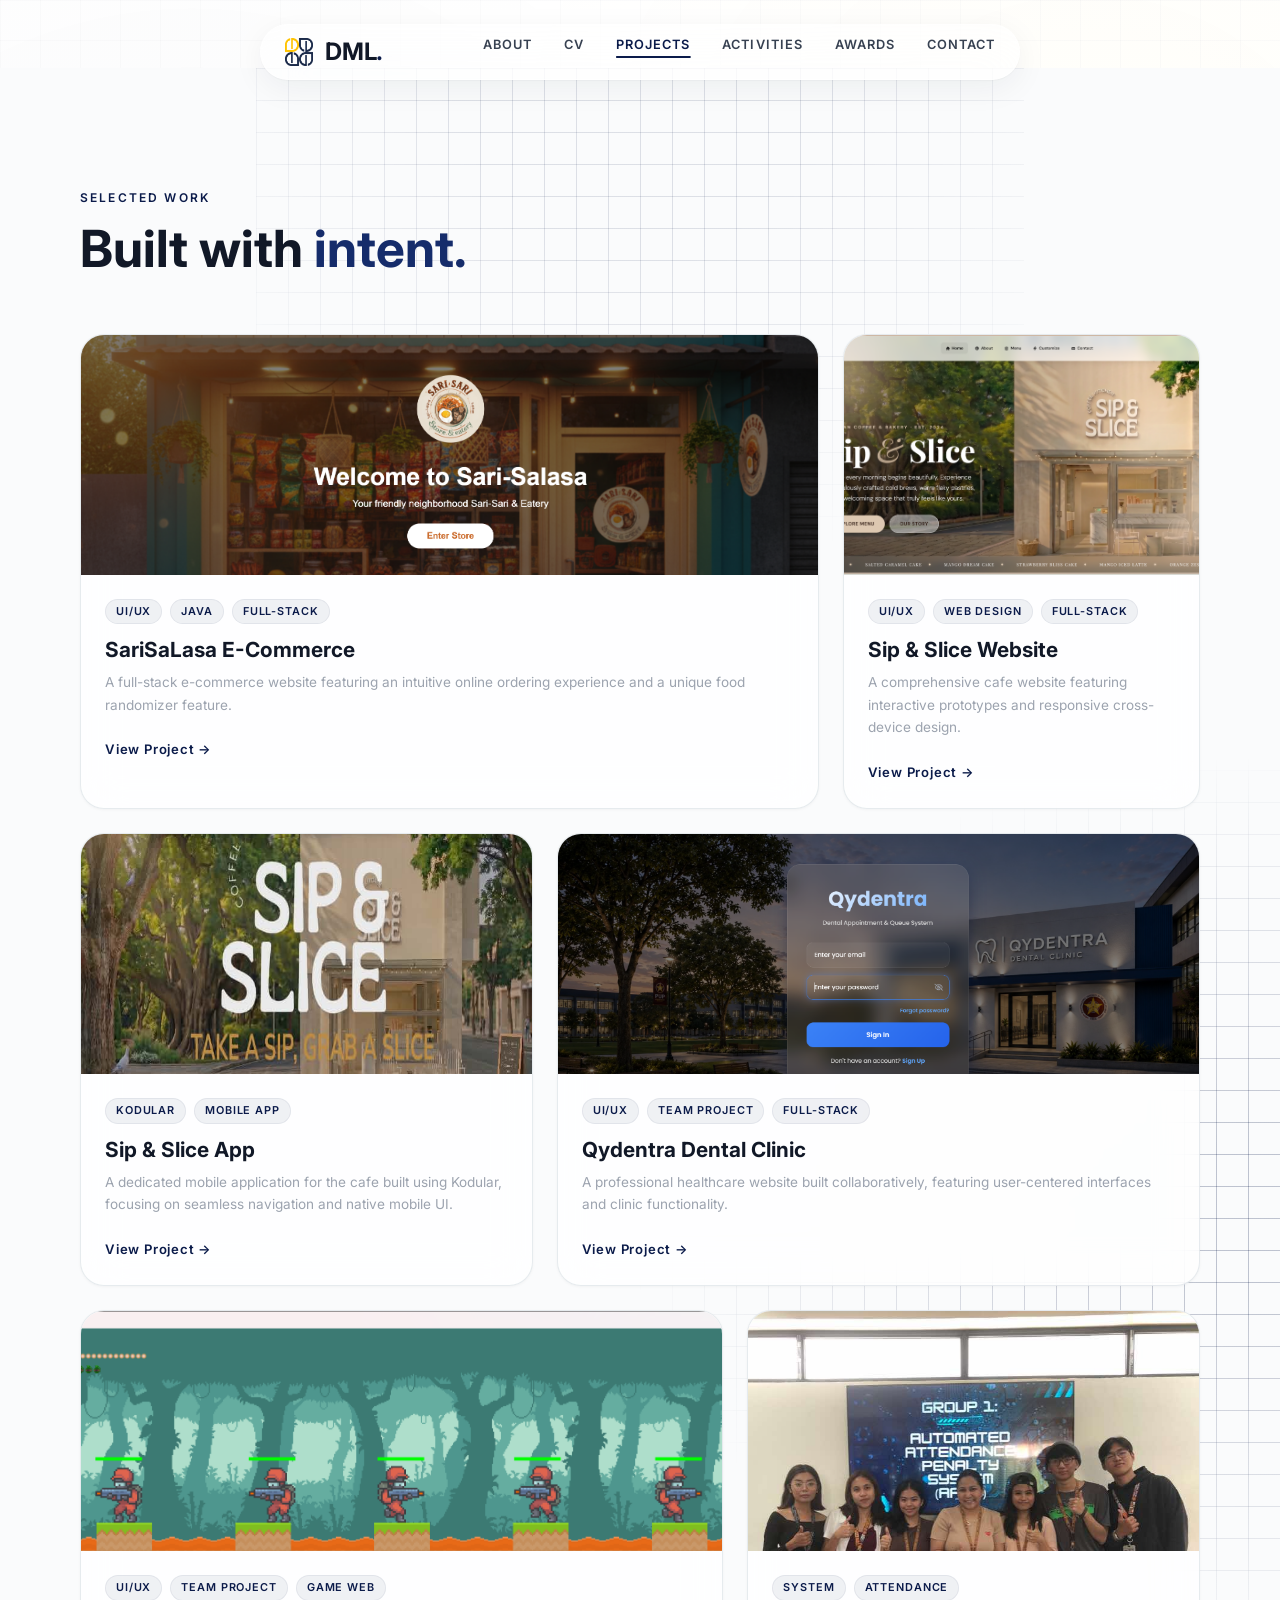
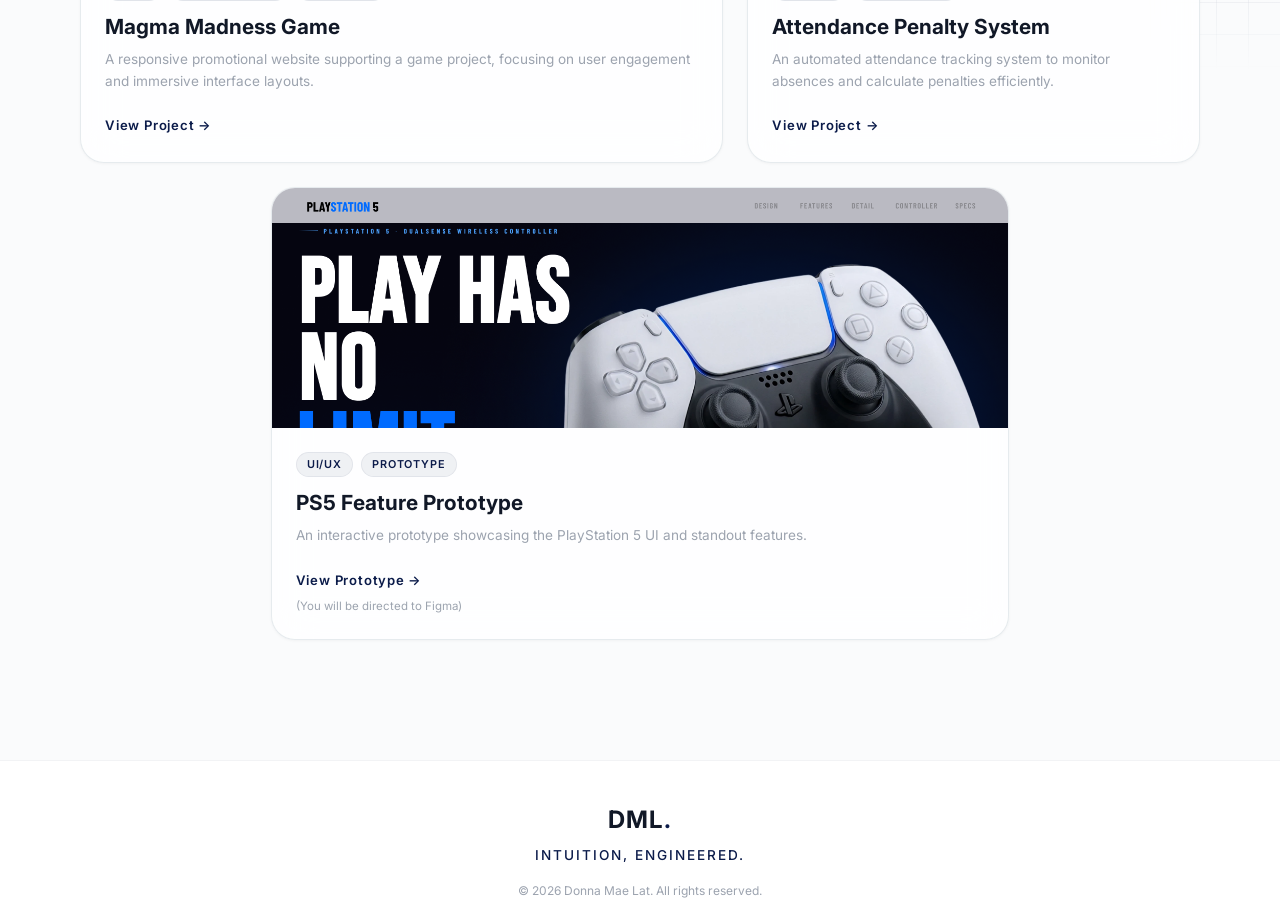
<file: projects.html>
<!DOCTYPE html>
<html lang="en">
<head>
  <meta charset="UTF-8" />
  <meta name="viewport" content="width=device-width, initial-scale=1.0" />
  <meta name="twitter:card" content="summary_large_image" />
  <link rel="icon" type="image/png" href="assets/img/logo.png">
  <title>Projects — Donna Mae Lat</title>
  <link rel="preconnect" href="https://fonts.googleapis.com" />
  <link rel="preconnect" href="https://fonts.gstatic.com" crossorigin />
  <link href="https://fonts.googleapis.com/css2?family=Inter:wght@300;400;500;600;700&family=Poppins:wght@300;400;500;600&display=swap" rel="stylesheet" />
  <link href="https://cdn.jsdelivr.net/npm/bootstrap@5.3.8/dist/css/bootstrap.min.css" rel="stylesheet" integrity="sha384-sRIl4kxILFvY47J16cr9ZwB07vP4J8+LH7qKQnuqkuIAvNWLzeN8tE5YBujZqJLB" crossorigin="anonymous">
  <link rel="stylesheet" href="assets/css/style.css" />
</head>
<body class="fade-in-page">

  <div id="navbar-placeholder"></div>

  <div style="padding-top: 68px;"></div>
  <!-- Projects Section -->
  <section class="projects" id="projects" style="position: relative; overflow: hidden;">
    <div class="tab-corner-grid grid-center-right"></div>
    <div class="tab-corner-grid grid-top-center"></div>
    <div class="container" style="position: relative; z-index: 1;">
      <div class="section-header text-start reveal-left">
        <p class="section-eyebrow">Selected Work</p>
        <h2 class="section-heading">Built with <em>intent.</em></h2>
      </div>

      <div class="projects-fan" id="projectsFan">

        <!-- Project 1 -->
        <div class="bento-1 project-card-wrap">
          <div class="project-card h-100 reveal-bottom" data-index="0">
          <div class="project-card-img">
            <img src="assets/img/sarisalasa.png" alt="SariSaLasa" style="width: 100%; height: 100%; object-fit: cover;" />
          </div>
          <div class="project-card-body">
            <div class="project-tags">
              <span class="tag">UI/UX</span>
              <span class="tag">Java</span>
              <span class="tag">Full-Stack</span>
            </div>
            <h3 class="project-title">SariSaLasa E-Commerce</h3>
            <p class="project-desc">A full-stack e-commerce website featuring an intuitive online ordering experience and a unique food randomizer feature.</p>
            <a href="#" class="project-link">View Project →</a>
          </div>
          </div>
        </div>

        <!-- Project 2 -->
        <div class="bento-2 project-card-wrap">
          <div class="project-card h-100 reveal-bottom" style="--delay:.15s" data-index="1">
          <div class="project-card-img">
            <img src="assets/img/SIP AND SLICE WEBSITE.png" alt="Sip & Slice Website" style="width: 100%; height: 100%; object-fit: cover; object-position: top;" />
          </div>
          <div class="project-card-body">
            <div class="project-tags">
              <span class="tag">UI/UX</span>
              <span class="tag">Web Design</span>
              <span class="tag">Full-Stack</span>
            </div>
            <h3 class="project-title">Sip & Slice Website</h3>
            <p class="project-desc">A comprehensive cafe website featuring interactive prototypes and responsive cross-device design.</p>
            <a href="#" class="project-link">View Project →</a>
          </div>
          </div>
        </div>

        <!-- Project 3 -->
        <div class="bento-3 project-card-wrap">
          <div class="project-card h-100 reveal-bottom" style="--delay:.25s" data-index="2">
          <div class="project-card-img">
            <img src="assets/img/SIP AND SLICE APP.jpg" alt="Sip & Slice App" style="width: 100%; height: 100%; object-fit: cover; object-position: center 10%;" />
          </div>
          <div class="project-card-body">
            <div class="project-tags">
              <span class="tag">Kodular</span>
              <span class="tag">Mobile App</span>
            </div>
            <h3 class="project-title">Sip & Slice App</h3>
            <p class="project-desc">A dedicated mobile application for the cafe built using Kodular, focusing on seamless navigation and native mobile UI.</p>
            <a href="#" class="project-link">View Project →</a>
          </div>
          </div>
        </div>

        <!-- Project 4 -->
        <div class="bento-4 project-card-wrap">
          <div class="project-card h-100 reveal-bottom" style="--delay:.35s" data-index="3">
          <div class="project-card-img">
            <img src="assets/img/qydentra.png" alt="Qydentra Dental Clinic" style="width: 100%; height: 100%; object-fit: cover; object-position: center 30%;" />
          </div>
          <div class="project-card-body">
            <div class="project-tags">
              <span class="tag">UI/UX</span>
              <span class="tag">Team Project</span>
              <span class="tag">Full-Stack</span>
            </div>
            <h3 class="project-title">Qydentra Dental Clinic</h3>
            <p class="project-desc">A professional healthcare website built collaboratively, featuring user-centered interfaces and clinic functionality.</p>
            <a href="#" class="project-link">View Project →</a>
          </div>
          </div>
        </div>

        <!-- Project 5 -->
        <div class="bento-5 project-card-wrap">
          <div class="project-card h-100 reveal-bottom" style="--delay:.45s" data-index="4">
          <div class="project-card-img">
            <img src="assets/img/magma madness.png" alt="Magma Madness" style="width: 100%; height: 100%; object-fit: cover; object-position: center 12%;" />
          </div>
          <div class="project-card-body">
            <div class="project-tags">
              <span class="tag">UI/UX</span>
              <span class="tag">Team Project</span>
              <span class="tag">Game Web</span>
            </div>
            <h3 class="project-title">Magma Madness Game</h3>
            <p class="project-desc">A responsive promotional website supporting a game project, focusing on user engagement and immersive interface layouts.</p>
            <a href="#" class="project-link">View Project →</a>
          </div>
          </div>
        </div>

        <!-- Project 6 -->
        <div class="bento-6 project-card-wrap">
          <div class="project-card h-100 reveal-bottom" style="--delay:.55s" data-index="5">
          <div class="project-card-img">
            <img src="assets/img/automated attendance penalty system.jpg" alt="Attendance System" style="width: 100%; height: 100%; object-fit: cover; object-position: top;" />
          </div>
          <div class="project-card-body">
            <div class="project-tags">
              <span class="tag">System</span>
              <span class="tag">Attendance</span>
            </div>
            <h3 class="project-title">Attendance Penalty System</h3>
            <p class="project-desc">An automated attendance tracking system to monitor absences and calculate penalties efficiently.</p>
            <a href="#" class="project-link">View Project →</a>
          </div>
          </div>
        </div>

        <!-- Project 7 -->
        <div class="bento-7 project-card-wrap">
          <div class="project-card h-100 reveal-bottom" style="--delay:.65s" data-index="6">
          <div class="project-card-img">
            <img src="assets/img/Desktop - 11111.png" alt="PS5 Prototype" style="width: 100%; height: 100%; object-fit: cover; object-position: top;" />
          </div>
          <div class="project-card-body">
            <div class="project-tags">
              <span class="tag">UI/UX</span>
              <span class="tag">Prototype</span>
            </div>
            <h3 class="project-title">PS5 Feature Prototype</h3>
            <p class="project-desc">An interactive prototype showcasing the PlayStation 5 UI and standout features.</p>
            <a href="https://www.figma.com/proto/USIJK3Y1GeKIYLZOSNCpNk/PROTOTYPE?node-id=172-359&page-id=0%3A1&starting-point-node-id=172%3A359&t=j55zzTMd5Bys34vT-1" target="_blank" class="project-link">View Prototype →</a>
            <div class="mt-1" style="font-size: 0.72rem; color: var(--text-muted);">(You will be directed to Figma)</div>
          </div>
          </div>
        </div>

      </div>
    </div>
  </section>

  <div class="modal fade" id="projectModal" tabindex="-1" aria-hidden="true">
    <div class="modal-dialog modal-dialog-centered modal-lg">
      <div class="modal-content glass-modal">
        <div class="modal-header border-0 pb-0">
          <button type="button" class="btn-close" data-bs-dismiss="modal" aria-label="Close"></button>
        </div>
        <div class="modal-body pt-0 px-md-5 pb-5">
          <div id="modalImageContainer" class="mb-4" style="width: 100%; height: 300px; border-radius: var(--radius-sm); overflow: hidden; background: var(--bg-2);"></div>
          <div class="project-tags mb-3" id="modalTags"></div>
          <h2 class="project-title fs-2 mb-4" id="modalTitle">Project Title</h2>
          <div class="project-desc fs-6 text-dark opacity-75 lh-lg" id="modalDesc">Project description goes here.</div>
        </div>
      </div>
    </div>
  </div>

  <footer class="footer">
    <div class="container footer-inner">
      <span class="footer-logo">DML<span>.</span></span>
      <p class="footer-tag">Intuition, Engineered.</p>
      <p class="footer-copy">© 2026 Donna Mae Lat. All rights reserved.</p>
    </div>
  </footer>

  <script src="https://cdn.jsdelivr.net/npm/bootstrap@5.3.8/dist/js/bootstrap.bundle.min.js" integrity="sha384-FKyoEForCGlyvwx9Hj09JcYn3nv7wiPVlz7YYwJrWVcXK/BmnVDxM+D2scQbITxI" crossorigin="anonymous"></script>
  <script src="assets/js/script.js"></script>
</body>
</html>
</file>
<file: assets/css/style.css>
:root {
  --bg: #ffffff;
  --bg-2: #fafbfc;
  --bg-glass: rgba(255, 255, 255, 0.8);
  --accent: #0b1b4a;
  --accent-mid: #152c6b;
  --accent-dim: rgba(11, 27, 74, 0.06);
  --accent-glow: rgba(11, 27, 74, 0.12);
  --text: #111827;
  --text-mid: #374151;
  --text-muted: #9ca3af;
  --border: rgba(27, 58, 92, 0.1);
  --border-soft: rgba(0, 0, 0, 0.04);
  --shadow-low: 0 1px 3px rgba(0, 0, 0, 0.04);
  --shadow-mid: 0 4px 20px rgba(0, 0, 0, 0.06);
  --shadow-high: 0 12px 40px rgba(0, 0, 0, 0.08);
  --radius-sm: 8px;
  --radius-md: 16px;
  --radius-lg: 24px;
  --radius-xl: 32px;
  --blur: blur(20px);
  --blur-sm: blur(10px);
  --font-display: "Inter", "Poppins", sans-serif;
  --font-body: "Inter", "Poppins", sans-serif;
  --ease-out: cubic-bezier(0.16, 1, 0.3, 1);
  --ease-spring: cubic-bezier(0.34, 1.56, 0.64, 1);
}

*,
*::before,
*::after {
  box-sizing: border-box;
  margin: 0;
  padding: 0;
}
html {
  scroll-behavior: smooth;
  font-size: 16px;
  overflow-x: hidden;
}
body {
  background: var(--bg);
  color: var(--text);
  font-family: var(--font-body);
  line-height: 1.6;
}
body::before {
  content: "";
  position: fixed;
  inset: 0;
  z-index: -3;
  background:
    radial-gradient(circle at 15% 50%, rgba(11, 27, 74, 0.04), transparent 50%),
    radial-gradient(
      circle at 85% 30%,
      rgba(250, 204, 21, 0.03),
      transparent 50%
    );
  pointer-events: none;
}
body::after {
  content: "";
  position: fixed;
  inset: 0;
  z-index: -2;
  background-image:
    linear-gradient(rgba(11, 27, 74, 0.02) 1px, transparent 1px),
    linear-gradient(90deg, rgba(11, 27, 74, 0.02) 1px, transparent 1px);
  background-size: 40px 40px;
  pointer-events: none;
}
img {
  display: block;
  max-width: 100%;
}
a {
  text-decoration: none;
  color: inherit;
}
ul {
  list-style: none;
}

.container {
  max-width: 1200px;
  margin: 0 auto;
  padding: 0 40px;
}

.btn-primary {
  display: inline-flex;
  align-items: center;
  gap: 8px;
  padding: 14px 32px;
  background: var(--accent);
  color: #fff;
  font-family: var(--font-body);
  font-size: 0.875rem;
  font-weight: 500;
  letter-spacing: 0.04em;
  border-radius: var(--radius-sm);
  border: none;
  cursor: pointer;
  transition: all 0.4s cubic-bezier(0.2, 0.8, 0.2, 1);
  box-shadow: 0 4px 16px rgba(10, 31, 59, 0.2);
  position: relative;
  overflow: hidden;
}
.btn-primary::after {
  content: "";
  position: absolute;
  top: 0;
  left: -100%;
  width: 50%;
  height: 100%;
  background: linear-gradient(
    to right,
    rgba(255, 255, 255, 0) 0%,
    rgba(255, 255, 255, 0.2) 50%,
    rgba(255, 255, 255, 0) 100%
  );
  transform: skewX(-25deg);
  transition: all 0.6s ease;
}
.btn-primary:hover::after {
  left: 150%;
}
.btn-primary:hover {
  transform: translateY(-4px) scale(1.02);
  box-shadow: 0 12px 32px rgba(10, 31, 59, 0.4);
  background: #132e54;
}
.btn-primary:active {
  transform: translateY(1px) scale(0.98);
}

.btn-ghost {
  display: inline-flex;
  align-items: center;
  gap: 8px;
  padding: 14px 32px;
  background: transparent;
  color: var(--text-mid);
  font-family: var(--font-body);
  font-size: 0.875rem;
  font-weight: 500;
  letter-spacing: 0.04em;
  border-radius: var(--radius-sm);
  border: 1.5px solid var(--border);
  cursor: pointer;
  transition: all 0.4s cubic-bezier(0.2, 0.8, 0.2, 1);
  position: relative;
  overflow: hidden;
  z-index: 1;
}
.btn-ghost::before {
  content: "";
  position: absolute;
  top: 0;
  left: 0;
  right: 0;
  bottom: 0;
  background: var(--accent);
  z-index: -1;
  transform: scaleY(0);
  transform-origin: bottom;
  transition: transform 0.4s cubic-bezier(0.2, 0.8, 0.2, 1);
}
.btn-ghost:hover {
  border-color: var(--accent);
  color: #fff;
  transform: translateY(-4px) scale(1.02);
  box-shadow: 0 8px 24px rgba(10, 31, 59, 0.2);
}
.btn-ghost:hover::before {
  transform: scaleY(1);
}
.btn-ghost:active {
  transform: translateY(1px) scale(0.98);
}

.btn-full {
  width: 100%;
  justify-content: center;
}

@media (min-width: 768px) {
  .w-md-auto {
    width: auto !important;
  }
}
@media (max-width: 576px) {
  .btn-primary.w-100,
  .btn-ghost.w-100 {
    justify-content: center;
    text-align: center;
  }
}

.section-eyebrow {
  font-size: 0.75rem;
  font-weight: 600;
  letter-spacing: 0.18em;
  text-transform: uppercase;
  color: var(--accent);
  margin-bottom: 12px;
}
.section-heading {
  font-family: var(--font-display);
  font-size: clamp(2rem, 4vw, 3.25rem);
  font-weight: 700;
  line-height: 1.15;
  color: var(--text);
  margin-bottom: 20px;
}
.section-heading em {
  font-style: normal;
  color: var(--accent-mid);
}
.section-sub {
  font-size: 1rem;
  color: var(--text-muted);
  max-width: 520px;
  margin: 0 auto;
}
.section-header {
  text-align: center;
  margin-bottom: 56px;
}

.navbar {
  position: fixed;
  top: 24px;
  left: 50%;
  transform: translateX(-50%);
  width: calc(100% - 48px);
  max-width: 760px;
  z-index: 1000;
  padding: 0 24px;
  height: 56px;
  display: flex;
  align-items: center;
  background: rgba(255, 255, 255, 0.75);
  backdrop-filter: blur(24px);
  -webkit-backdrop-filter: blur(24px);
  border-radius: 100px;
  box-shadow:
    0 8px 32px rgba(10, 31, 59, 0.06),
    0 1px 2px rgba(10, 31, 59, 0.04);
  border: 1px solid rgba(255, 255, 255, 0.6);
  transition: all 0.4s cubic-bezier(0.2, 0.8, 0.2, 1);
  box-sizing: border-box;
}
.navbar.scrolled {
  background: rgba(255, 255, 255, 0.9);
  box-shadow:
    0 16px 40px rgba(10, 31, 59, 0.08),
    0 1px 3px rgba(10, 31, 59, 0.03);
  border: 1px solid rgba(255, 255, 255, 0.8);
}
.nav-inner {
  width: 100%;
  max-width: 100%;
  margin: 0 auto;
  display: flex;
  align-items: center;
  justify-content: space-between;
  overflow: hidden;
}
.nav-logo {
  font-family: var(--font-display);
  font-size: 1.5rem;
  font-weight: 700;
  color: var(--text);
  letter-spacing: -0.01em;
  display: flex;
  align-items: center;
  gap: 12px;
}
.nav-logo-img {
  height: 28px;
  width: auto;
  object-fit: contain;
}
.nav-logo-dot {
  color: var(--accent);
}
.nav-links {
  display: flex;
  gap: 32px;
}
.nav-links a {
  font-size: 0.8rem;
  font-weight: 600;
  letter-spacing: 0.08em;
  text-transform: uppercase;
  color: var(--text-mid);
  transition: all 0.3s ease;
  position: relative;
}
.nav-links a::after {
  content: "";
  position: absolute;
  bottom: -6px;
  left: 50%;
  transform: translateX(-50%);
  width: 0;
  height: 2px;
  background: var(--accent);
  transition: width 0.3s cubic-bezier(0.2, 0.8, 0.2, 1);
  border-radius: 2px;
}
.nav-links a:hover,
.nav-links a.active {
  color: var(--accent);
}
.nav-links a:hover::after,
.nav-links a.active::after {
  width: 100%;
}
.nav-hamburger {
  display: none;
  flex-direction: column;
  gap: 5px;
  background: none;
  border: none;
  cursor: pointer;
  padding: 4px;
}
.nav-hamburger span {
  display: block;
  width: 24px;
  height: 2px;
  background: var(--text);
  border-radius: 2px;
  transition: 0.25s;
}

.mobile-nav {
  position: fixed;
  inset: 0;
  background: var(--bg);
  z-index: 1100;
  display: flex;
  flex-direction: column;
  align-items: center;
  justify-content: flex-start;
  overflow-y: auto;
  padding: 80px 0 40px;
  box-sizing: border-box;
  transform: translateX(100%);
  transition: transform 0.4s var(--ease-out);
}
.mobile-nav.open {
  transform: translateX(0);
}
.mobile-nav ul {
  display: flex;
  flex-direction: column;
  align-items: center;
  gap: 22px;
  margin: auto 0;
  padding: 0;
  list-style: none;
}
.mobile-nav a {
  font-family: var(--font-display);
  font-size: 1.9rem;
  line-height: 1.2;
  font-weight: 700;
  color: var(--text);
  transition: color 0.2s;
}
.mobile-nav a:hover {
  color: var(--accent);
}
.mobile-nav-close {
  position: absolute;
  top: 24px;
  right: 32px;
  background: none;
  border: none;
  font-size: 1.5rem;
  cursor: pointer;
  color: var(--text-mid);
}

.hero {
  min-height: 100vh;
  padding: 120px 40px 80px;
  position: relative;
  overflow: visible;
  display: flex;
  align-items: center;
  z-index: 100;
  background: var(--bg);
}
.hero-bg-wrapper {
  position: absolute;
  inset: 0;
  overflow: hidden;
  z-index: 0;
  -webkit-mask-image: linear-gradient(to bottom, black 80%, transparent 100%);
  mask-image: linear-gradient(to bottom, black 80%, transparent 100%);
}
.hero-parallax-bg {
  position: absolute;
  inset: -80px;
  background: radial-gradient(
    ellipse 70% 80% at 15% 90%,
    rgba(40, 110, 220, 0.15) 0%,
    rgba(10, 35, 90, 0.08) 50%,
    transparent 80%
  );
  will-change: transform;
}
.hero-parallax-bg::after {
  display: none;
}
@keyframes floatOrb {
  0% {
    transform: translate(-50%, 0) scale(1);
  }
  100% {
    transform: translate(-60%, 15%) scale(1.1);
  }
}

.hero-particles {
  position: absolute;
  inset: 0;
  pointer-events: none;
}
.particle {
  display: none;
}

.hero-content {
  position: relative;
  z-index: 1;
  max-width: 1200px;
  margin: 0 auto;
  width: 100%;
  display: grid;

  align-items: center;
  gap: 64px;
}
.hero-eyebrow {
  font-size: 0.75rem;
  font-weight: 600;
  letter-spacing: 0.18em;
  text-transform: uppercase;
  color: var(--accent);
  margin-bottom: 16px;
}
.hero-heading {
  font-family: "Bebas Neue", var(--font-display);
  font-size: clamp(4.5rem, 10vw, 8.5rem);
  font-weight: 400;
  line-height: 0.85;
  text-transform: uppercase;
  color: var(--text);
  margin-bottom: 24px;
  letter-spacing: 0.02em;
}
.hero-heading em {
  font-style: normal;
  color: var(--accent);
}
.hero-sub {
  font-size: 1.05rem;
  color: var(--text-mid);
  max-width: 420px;
  line-height: 1.7;
  margin-bottom: 40px;
}
.hero-ctas {
  display: flex;
  gap: 16px;
  flex-wrap: wrap;
}

.hero-scroll-indicator {
  position: absolute;
  bottom: 40px;
  left: 50%;
  transform: translateX(-50%);
  font-family: var(--font-body);
  font-size: 0.75rem;
  font-weight: 500;
  letter-spacing: 0.15em;
  color: var(--text);
  opacity: 0.3;
  text-transform: uppercase;
  animation: bounceScroll 2s infinite ease-in-out;
  pointer-events: none;
}
@keyframes bounceScroll {
  0%,
  100% {
    transform: translate(-50%, 0);
  }
  50% {
    transform: translate(-50%, 8px);
  }
}

@media (max-width: 991px), (max-height: 780px) {
  .hero-scroll-indicator {
    display: none;
  }
}

.hero-right {
  display: flex;
  justify-content: center;
  align-items: center;
  position: relative;
}
.hero-grid-bg {
  position: absolute;
  top: 50%;
  left: 45%;
  transform: translate(-50%, -50%);
  width: 110%;
  height: 90%;
  background-image:
    linear-gradient(rgba(11, 27, 74, 0.1) 1px, transparent 1px),
    linear-gradient(90deg, rgba(11, 27, 74, 0.1) 1px, transparent 1px);
  background-size: 32px 32px;
  mask-image: radial-gradient(ellipse at center, black 25%, transparent 65%);
  -webkit-mask-image: radial-gradient(
    ellipse at center,
    black 25%,
    transparent 65%
  );
  pointer-events: none;
  z-index: 0;
}
.hero-corner-grid {
  position: absolute;
  top: 0;
  right: 0;
  width: 50vw;
  height: 60vh;
  background-image:
    linear-gradient(rgba(11, 27, 74, 0.25) 1px, transparent 1px),
    linear-gradient(90deg, rgba(11, 27, 74, 0.25) 1px, transparent 1px);
  background-size: 32px 32px;
  mask-image: radial-gradient(circle at top right, black 15%, transparent 70%);
  -webkit-mask-image: radial-gradient(
    circle at top right,
    black 15%,
    transparent 70%
  );
  pointer-events: none;
  z-index: 1;
}
.hero-corner-grid-left {
  position: absolute;
  top: 0;
  left: 0;
  width: 40vw;
  height: 50vh;
  background-image:
    linear-gradient(rgba(11, 27, 74, 0.2) 1px, transparent 1px),
    linear-gradient(90deg, rgba(11, 27, 74, 0.2) 1px, transparent 1px);
  background-size: 32px 32px;
  mask-image: radial-gradient(circle at top left, black 15%, transparent 70%);
  -webkit-mask-image: radial-gradient(
    circle at top left,
    black 15%,
    transparent 70%
  );
  pointer-events: none;
  z-index: 1;
}

.tab-corner-grid {
  position: absolute;
  width: 60vw;
  height: 70vh;
  background-image:
    linear-gradient(rgba(11, 27, 74, 0.25) 1px, transparent 1px),
    linear-gradient(90deg, rgba(11, 27, 74, 0.25) 1px, transparent 1px);
  background-size: 32px 32px;
  pointer-events: none;
  z-index: 0;
}
.grid-top-left {
  top: 0;
  left: 0;
  mask-image: radial-gradient(circle at top left, black 25%, transparent 70%);
  -webkit-mask-image: radial-gradient(
    circle at top left,
    black 25%,
    transparent 70%
  );
}
.grid-top-center {
  top: 0;
  left: 50%;
  transform: translateX(-50%);
  mask-image: radial-gradient(circle at top, black 25%, transparent 70%);
  -webkit-mask-image: radial-gradient(
    circle at top,
    black 25%,
    transparent 70%
  );
  background-image:
    linear-gradient(rgba(11, 27, 74, 0.12) 1px, transparent 1px),
    linear-gradient(90deg, rgba(11, 27, 74, 0.12) 1px, transparent 1px);
}
.grid-bottom-right {
  bottom: 0;
  right: 0;
  mask-image: radial-gradient(
    circle at bottom right,
    black 15%,
    transparent 70%
  );
  -webkit-mask-image: radial-gradient(
    circle at bottom right,
    black 15%,
    transparent 70%
  );
}
.grid-bottom-left {
  bottom: 0;
  left: 0;
  mask-image: radial-gradient(
    circle at bottom left,
    black 15%,
    transparent 70%
  );
  -webkit-mask-image: radial-gradient(
    circle at bottom left,
    black 15%,
    transparent 70%
  );
}
.grid-center-right {
  top: 50%;
  right: 0;
  transform: translateY(-50%);
  height: 120vh;
  mask-image: radial-gradient(
    ellipse at center right,
    black 10%,
    transparent 60%
  );
  -webkit-mask-image: radial-gradient(
    ellipse at center right,
    black 10%,
    transparent 60%
  );
}
.physics-container {
  position: relative;
  width: 100%;
  height: 500px;
  display: flex;
  justify-content: center;
  align-items: flex-start;
  overflow: visible;
  z-index: 10;
  pointer-events: none;
  transform-origin: top center;
  will-change: transform;
}

@keyframes badgeEntrance {
  0% {
    opacity: 0;
    transform: translateY(-8vh) scale(var(--badge-scale, 1));
  }
  60% {
    opacity: 1;
    transform: translateY(1.5vh) scale(var(--badge-scale, 1));
  }
  100% {
    opacity: 1;
    transform: translateY(0) scale(var(--badge-scale, 1));
  }
}
.badge-entrance {
  animation: badgeEntrance 1s cubic-bezier(0.16, 1, 0.3, 1) 0.5s both;
  animation-fill-mode: both;
}
.physics-container canvas {
  position: absolute;
  top: -200px;
  left: 0px;
  z-index: 1;
  pointer-events: none;
}

.lace {
  opacity: 1;
  visibility: visible;
  animation-fill-mode: forwards;
  z-index: 1;
  position: absolute;
  top: -200px;
  left: 0px;
}

.lace.animate {
  animation: laceFadeIn 1s cubic-bezier(0.16, 1, 0.3, 1) 0.5s forwards;
}

@keyframes laceFadeIn {
  0% {
    opacity: 0;
  }
  100% {
    opacity: 1;
  }
}
.physical-id-card {
  position: absolute;
  top: 0;
  left: 0;
  width: 250px;
  height: 375px;
  background:
    radial-gradient(
      circle at 10% 20%,
      rgba(18, 97, 163, 1) 0%,
      transparent 40%
    ),
    radial-gradient(
      circle at 90% 80%,
      rgba(26, 172, 219, 1) 0%,
      transparent 40%
    ),
    linear-gradient(135deg, #061c3b 0%, #020a16 100%);
  border: 8px solid #181818;
  border-radius: 16px;
  box-sizing: border-box;
  box-shadow:
    0 20px 40px rgba(10, 31, 59, 0.3),
    inset 0 2px 10px rgba(0, 0, 0, 0.2);
  display: flex;
  flex-direction: column;
  overflow: hidden;
  z-index: 2;
  cursor: grab;
  user-select: none;
  -webkit-user-drag: none;
  transform-style: preserve-3d;
  will-change: transform;
  pointer-events: auto;
  transform-origin: center center;
}

.physical-id-card::after {
  content: "";
  position: absolute;
  top: -100%;
  left: -100%;
  right: -100%;
  bottom: -100%;
  background: radial-gradient(
    circle at center,
    rgba(255, 255, 255, 0.15) 0%,
    transparent 50%
  );
  transform: translate(var(--glare-x, 0%), var(--glare-y, 0%));
  pointer-events: none;
  opacity: 1;
  mix-blend-mode: color-dodge;
}

.id-card-hole {
  position: absolute;
  top: 8px;
  left: 50%;
  transform: translateX(-50%);
  width: 20px;
  height: 6px;
  background: var(--bg-2);
  box-shadow: inset 0 2px 4px rgba(0, 0, 0, 0.15);
  z-index: 10;
  border-radius: 0;
}
.id-bg-watermark {
  position: absolute;
  top: 10px;
  right: -60px;
  width: 250px;
  opacity: 0.04;
  pointer-events: none;
  z-index: 0;
  transform: rotate(-10deg);
  filter: brightness(0) invert(1);
  mix-blend-mode: overlay;
}
.id-content {
  position: relative;
  z-index: 1;
  width: 100%;
  height: 100%;
  display: flex;
  flex-direction: column;
}
.id-top {
  padding: 35px 0 15px 0;
  display: flex;
  justify-content: center;
  align-items: center;
  background: transparent;
  border: none;
}
.id-top-logo {
  height: 52px;
  width: auto;
  filter: brightness(0) invert(1);
}
.id-middle {
  flex: 1;
  display: flex;
  flex-direction: column;
  align-items: center;
  text-align: center;
  padding: 0 20px;
}
.id-middle h2 {
  font-family: var(--font-display);
  font-size: 1.4rem;
  font-weight: 700;
  color: #ffffff;
  margin: 0;
  letter-spacing: -0.01em;
}
.id-divider {
  width: 24px;
  height: 2px;
  background: rgba(255, 255, 255, 0.4);
  margin: 10px 0;
}
.id-middle h3 {
  font-family: var(--font-body);
  font-size: 0.85rem;
  color: #63c1e6;
  font-weight: 600;
  margin: 0 0 16px 0;
}
.id-middle p {
  font-family: var(--font-body);
  font-size: 0.62rem;
  color: rgba(255, 255, 255, 0.85);
  line-height: 1.5;
  font-weight: 500;
  opacity: 0.85;
  margin: 0;
}
.id-footer {
  width: 100%;
  background: transparent;
  position: relative;
  border-top: 1px solid rgba(255, 255, 255, 0.2);
}
.id-footer-content {
  display: flex;
  flex-direction: column;
  align-items: center;
  padding: 16px 0 20px 0;
}
.id-logo {
  font-family: var(--font-display);
  font-size: 1.6rem;
  font-weight: 700;
  color: #ffffff;
  margin-bottom: 2px;
  letter-spacing: 0.02em;
  line-height: 1;
}
.id-year {
  font-family: var(--font-body);
  font-size: 0.65rem;
  color: rgba(255, 255, 255, 0.6);
  font-weight: 600;
  margin: 0 0 8px 0;
}
.id-globe-icon {
  margin-bottom: 4px;
}
.id-url {
  font-family: var(--font-body);
  font-size: 0.55rem;
  color: #ffffff;
  opacity: 0.8;
  margin: 0;
}
.float-card {
  animation: floatY 4s ease-in-out infinite;
}
@keyframes floatY {
  0%,
  100% {
    transform: translateY(0);
  }
  50% {
    transform: translateY(-16px);
  }
}

.hero-scroll-hint {
  position: absolute;
  bottom: 40px;
  left: 50%;
  transform: translateX(-50%);
  display: flex;
  flex-direction: column;
  align-items: center;
  gap: 12px;
}
.hero-scroll-hint span {
  font-size: 0.7rem;
  letter-spacing: 0.14em;
  text-transform: uppercase;
  color: var(--text-muted);
}
.scroll-line {
  width: 1px;
  height: 48px;
  background: linear-gradient(to bottom, var(--accent), transparent);
  animation: scrollPulse 2s ease-in-out infinite;
}
@keyframes scrollPulse {
  0%,
  100% {
    opacity: 1;
    transform: scaleY(1);
    transform-origin: top;
  }
  50% {
    opacity: 0.4;
  }
}

.about {
  padding: clamp(64px, 10vw, 120px) 0;
  background: var(--bg-2);
}
.about > .container-fluid {
  max-width: 1200px;
  margin: 0 auto;
}

.about-img-card {
  position: relative;
}
.about-img-frame {
  width: 100%;
  aspect-ratio: 3/4;
  max-width: 380px;
  background: linear-gradient(160deg, var(--bg), var(--bg-2));
  border-radius: var(--radius-lg);
  border: 1.5px solid var(--border);
  box-shadow: var(--shadow-mid);
  display: flex;
  align-items: center;
  justify-content: center;
  overflow: hidden;
}
@media (max-width: 767.98px) {
  .about-img-frame {
    max-width: 280px;
  }
}
.about-img-initials {
  font-family: var(--font-display);
  font-size: 5rem;
  font-weight: 700;
  color: var(--accent);
  opacity: 0.25;
}
.about-photo {
  width: 100%;
  height: 100%;
  object-fit: cover;
  object-position: center 5%;
  display: block;
}
.about-img-tag {
  position: absolute;
  bottom: -18px;
  right: 20px;
  padding: 10px 20px;
  background: var(--accent);
  color: #fff;
  border-radius: var(--radius-sm);
  font-size: 0.75rem;
  font-weight: 600;
  letter-spacing: 0.08em;
  box-shadow: var(--shadow-low);
}
.about-body {
  font-size: clamp(0.875rem, 1.5vw, 0.975rem);
  color: var(--text-mid);
  line-height: 1.8;
}
.about-stats {
  display: flex;
  flex-wrap: wrap;
  gap: 16px;
  background: rgba(255, 255, 255, 0.5);
  backdrop-filter: blur(20px);
  -webkit-backdrop-filter: blur(20px);
  border: 1px solid rgba(255, 255, 255, 0.8);
  border-radius: 24px;
  box-shadow: 0 8px 32px rgba(10, 31, 59, 0.05);
  justify-content: center;
}
@media (min-width: 768px) {
  .about-stats {
    justify-content: flex-start;
  }
}
.stat-item {
  flex: 1;
  display: flex;
  flex-direction: column;
  gap: 8px;
  position: relative;
}
.stat-item:not(:last-child)::after {
  content: "";
  position: absolute;
  right: -8px;
  top: 15%;
  height: 70%;
  width: 1px;
  background: rgba(10, 31, 59, 0.1);
}
.stat-num {
  font-family: var(--font-display);
  font-size: 2.75rem;
  font-weight: 700;
  background: linear-gradient(135deg, var(--accent), var(--text));
  -webkit-background-clip: text;
  background-clip: text;
  -webkit-text-fill-color: transparent;
  line-height: 1;
  letter-spacing: -0.02em;
}
.stat-label {
  font-size: 0.7rem;
  font-weight: 600;
  letter-spacing: 0.12em;
  text-transform: uppercase;
  color: var(--text-mid);
}

.projects {
  padding: 120px 0;
  background: var(--bg-2);
}
.projects-fan {
  display: grid;
  grid-template-columns: repeat(12, 1fr);
  gap: 24px;
}
.bento-1 {
  grid-column: span 8;
}
.bento-2 {
  grid-column: span 4;
}
.bento-3 {
  grid-column: span 5;
}
.bento-4 {
  grid-column: span 7;
}
.bento-5 {
  grid-column: span 7;
}
.bento-6 {
  grid-column: span 5;
}
.bento-7 {
  grid-column: 3 / span 8;
}

@media (max-width: 991px) {
  .projects-fan {
    grid-template-columns: 1fr;
  }
  .bento-1,
  .bento-2,
  .bento-3,
  .bento-4,
  .bento-5,
  .bento-6,
  .bento-7 {
    grid-column: span 1;
  }
}

.project-card {
  background: var(--bg-glass);
  backdrop-filter: var(--blur);
  -webkit-backdrop-filter: var(--blur);
  border: 1.5px solid var(--border);
  border-radius: var(--radius-lg);
  overflow: hidden;
  box-shadow: var(--shadow-low);
  transition: all 0.5s cubic-bezier(0.2, 0.8, 0.2, 1);
  cursor: default;
  position: relative;
}
.project-card::before {
  content: "";
  position: absolute;
  top: 0;
  left: 0;
  right: 0;
  bottom: 0;
  border-radius: var(--radius-lg);
  box-shadow: inset 0 0 0 1.5px transparent;
  transition: box-shadow 0.5s cubic-bezier(0.2, 0.8, 0.2, 1);
  pointer-events: none;
  z-index: 10;
}
.project-card:hover {
  transform: translateY(-8px);
  box-shadow:
    0 16px 40px rgba(0, 0, 0, 0.15),
    0 8px 24px rgba(0, 0, 0, 0.1);
  border-color: rgba(0, 0, 0, 0.2);
}
.project-card:hover::before {
  box-shadow: inset 0 0 0 1.5px rgba(0, 0, 0, 0.1);
}

.project-card-img {
  width: 100%;
  height: 240px;
  object-fit: cover;
  transition: transform 0.6s cubic-bezier(0.2, 0.8, 0.2, 1);
}
.project-card-img-placeholder {
  width: 100%;
  height: 100%;
  display: flex;
  align-items: center;
  justify-content: center;
  font-size: 3rem;
  transition: transform 0.6s cubic-bezier(0.2, 0.8, 0.2, 1);
}
.project-card:hover .project-card-img,
.project-card:hover .project-card-img-placeholder {
  transform: scale(1.05);
}
.pc1 {
  background: linear-gradient(135deg, #1b3a5c15, #1b3a5c30);
}
.pc2 {
  background: linear-gradient(135deg, #2a5a8c15, #2a5a8c30);
}
.pc3 {
  background: linear-gradient(135deg, #3a6ea520, #3a6ea540);
}
.pc4 {
  background: linear-gradient(135deg, #1b3a5c10, #2a5a8c25);
}
.pc5 {
  background: linear-gradient(135deg, #21406015, #21406030);
}
.pc6 {
  background: linear-gradient(135deg, #2f5c8f15, #2f5c8f30);
}
.pc7 {
  background: linear-gradient(135deg, #19385515, #19385530);
}

.project-card-body {
  padding: 24px;
  text-align: left;
}
.project-tags {
  display: flex;
  gap: 8px;
  flex-wrap: wrap;
  margin-bottom: 12px;
}
.tag {
  font-size: 0.68rem;
  font-weight: 600;
  letter-spacing: 0.08em;
  text-transform: uppercase;
  color: var(--accent);
  padding: 3px 10px;
  border: 1px solid var(--accent-dim);
  border-radius: 20px;
  background: var(--accent-dim);
}
.project-title {
  font-family: var(--font-display);
  font-size: 1.3rem;
  font-weight: 700;
  color: var(--text);
  margin-bottom: 8px;
  line-height: 1.3;
}
.project-desc {
  font-size: 0.85rem;
  color: var(--text-muted);
  line-height: 1.65;
  margin-bottom: 20px;
}
.project-link {
  font-size: 0.82rem;
  font-weight: 600;
  letter-spacing: 0.06em;
  color: var(--accent);
  transition: gap 0.2s;
  display: inline-flex;
  gap: 4px;
  align-items: center;
}
.project-link:hover {
  gap: 8px;
}

.contact {
  padding: 120px 0;
  position: relative;
  overflow: hidden;
}
.contact-shapes {
  display: none;
}
.shape {
  position: absolute;
  border-radius: 50%;
  filter: blur(60px);
  opacity: 0.18;
}
.shape-1 {
  width: 400px;
  height: 400px;
  top: -100px;
  left: -80px;
  background: var(--accent);
  animation: shapeFloat 10s ease-in-out infinite;
}
.shape-2 {
  width: 300px;
  height: 300px;
  bottom: -80px;
  right: -60px;
  background: #2a5a8c;
  animation: shapeFloat 13s 3s ease-in-out infinite;
}
.shape-3 {
  width: 200px;
  height: 200px;
  top: 50%;
  left: 60%;
  background: #3a6ea5;
  animation: shapeFloat 8s 1.5s ease-in-out infinite;
}
@keyframes shapeFloat {
  0%,
  100% {
    transform: translate(0, 0) scale(1);
  }
  33% {
    transform: translate(30px, -20px) scale(1.05);
  }
  66% {
    transform: translate(-20px, 15px) scale(0.95);
  }
}

.contact-wrap {
  max-width: 900px;
  margin: 0 auto;
  align-items: center;
}
.contact-sub {
  font-size: 0.95rem;
  color: var(--text-muted);
  line-height: 1.75;
  margin-top: 16px;
  max-width: 340px;
}

.contact-form {
  display: flex;
  flex-direction: column;
  gap: 20px;
  padding: 40px;
  background: rgba(255, 255, 255, 0.5);
  backdrop-filter: blur(20px);
  -webkit-backdrop-filter: blur(20px);
  border: 1px solid rgba(255, 255, 255, 0.8);
  border-radius: 24px;
  box-shadow: 0 8px 32px rgba(10, 31, 59, 0.05);
}

.contact-info {
  margin-top: 32px;
  display: flex;
  flex-direction: column;
  gap: 20px;
}
.info-item {
  display: flex;
  flex-direction: column;
  gap: 6px;
}
.info-label {
  font-size: 0.72rem;
  text-transform: uppercase;
  letter-spacing: 0.12em;
  color: var(--text-muted);
  font-weight: 600;
}
.info-value {
  font-size: 0.95rem;
  color: var(--text);
  font-weight: 500;
  text-decoration: none;
  line-height: 1.5;
  transition: color 0.2s ease;
}
.info-value[href]:hover {
  color: var(--accent);
}
.form-group {
  display: flex;
  flex-direction: column;
  gap: 8px;
}
.form-group label {
  font-size: 0.75rem;
  font-weight: 600;
  letter-spacing: 0.08em;
  text-transform: uppercase;
  color: var(--text-muted);
}
.form-group input,
.form-group textarea {
  padding: 14px 18px;
  background: rgba(255, 255, 255, 0.7);
  border: 1px solid rgba(10, 31, 59, 0.1);
  border-radius: var(--radius-sm);
  font-family: var(--font-body);
  font-size: 0.9rem;
  color: var(--text);
  outline: none;
  resize: vertical;
  transition: all 0.3s ease;
}
.form-group input::placeholder,
.form-group textarea::placeholder {
  color: var(--text-muted);
  opacity: 0.7;
}
.form-group input:focus,
.form-group textarea:focus {
  background: #ffffff;
  border-color: var(--accent);
  box-shadow: inset 0 0 0 1px var(--accent);
}

.contact-socials {
  margin-top: 48px;
  display: flex;
  gap: 16px;
}
.contact-social-link {
  display: flex;
  align-items: center;
  justify-content: center;
  width: 50px;
  height: 50px;
  border-radius: 50%;
  background: var(--bg-2);
  color: var(--text-mid);
  border: 1px solid var(--border);
  transition: all 0.3s cubic-bezier(0.4, 0, 0.2, 1);
}
.contact-social-link:hover {
  background: var(--accent);
  color: #ffffff;
  transform: translateY(-4px);
  box-shadow: var(--shadow-mid);
  border-color: var(--accent);
}

.form-status {
  font-size: 0.85rem;
  text-align: center;
  min-height: 1.4em;
  color: var(--accent);
  font-weight: 500;
}

.footer {
  padding: 40px 0 24px;
  background: var(--bg);
  border-top: 1px solid rgba(10, 31, 59, 0.05);
}
.footer-inner {
  display: flex;
  flex-direction: column;
  align-items: center;
  justify-content: center;
  gap: 6px;
  text-align: center;
}
.footer-logo {
  font-family: var(--font-display);
  font-size: 1.5rem;
  font-weight: 700;
  color: var(--text);
  letter-spacing: 0.05em;
}
.footer-logo span {
  color: var(--accent);
}
.footer-tag {
  font-size: 0.85rem;
  font-weight: 500;
  letter-spacing: 0.15em;
  text-transform: uppercase;
  color: var(--accent);
  margin: 0;
}
.footer-copy {
  font-size: 0.75rem;
  color: var(--text-muted);
  margin: 0;
  margin-top: 8px;
}

.reveal {
  opacity: 0;
  transform: translateY(20px);
  filter: blur(8px);
  transition:
    opacity 1.2s cubic-bezier(0.16, 1, 0.3, 1),
    transform 1.2s cubic-bezier(0.16, 1, 0.3, 1),
    filter 1.2s cubic-bezier(0.16, 1, 0.3, 1);
}
.reveal-left {
  opacity: 0;
  transform: translateX(-100vw);
  transition:
    opacity 1.2s cubic-bezier(0.16, 1, 0.3, 1),
    transform 1.2s cubic-bezier(0.16, 1, 0.3, 1);
  transition-delay: var(--delay, 0s);
}
.reveal-bottom {
  opacity: 0;
  transform: translateY(40px);
  transition:
    opacity 1.2s cubic-bezier(0.16, 1, 0.3, 1),
    transform 1.2s cubic-bezier(0.16, 1, 0.3, 1);
  transition-delay: var(--delay, 0s);
}
.reveal-right {
  opacity: 0;
  transform: translateX(40px);
  transition:
    opacity 1.2s cubic-bezier(0.16, 1, 0.3, 1),
    transform 1.2s cubic-bezier(0.16, 1, 0.3, 1);
  transition-delay: var(--delay, 0s);
}
.revealed {
  opacity: 1 !important;
  transform: translate(0, 0) !important;
}

@media (max-width: 991px) {
  .hero-content {
    grid-template-columns: 1fr;
    text-align: center;
    gap: 48px;
  }
  .hero-right {
    order: -1;
  }
  .hero-sub {
    margin: 0 auto 40px;
  }
  .hero-ctas {
    justify-content: center;
  }

  .about-image-col {
    order: -1;
  }

  .reveal-right {
    transform: translateY(40px);
  }

  .navbar {
    padding: 0 16px;
    width: calc(100% - 32px);
    top: 16px;
  }
  .nav-links {
    display: none;
  }
  .nav-hamburger {
    display: flex;
  }
  .nav-logo {
    font-size: 1.25rem;
    gap: 8px;
  }
  .nav-logo-img {
    height: 24px;
  }

  .keyboard-3d-scene {
    transform: rotateX(55deg) rotateZ(-40deg) scale(0.85);
  }
  .key-space {
    min-width: 180px;
  }

  .physics-container {
    --badge-scale: 0.85;
    transform: scale(0.85);
    height: 55vh;
    max-height: 440px;
  }
}

@media (max-width: 600px) {
  .container {
    padding: 0 20px;
  }
  .hero {
    padding: 100px 20px 60px;
  }

  .hero-heading {
    font-size: 2.8rem;
  }
  .hero-sub br {
    display: none;
  }
  .hero-sub {
    max-width: 100%;
  }

  .about,
  .skills,
  .projects,
  .contact {
    padding: 80px 0;
  }

  .keyboard-wrap {
    height: 250px;
    margin-bottom: 75px;
    margin-top: -20px;
    transform: translateX(-34%);
  }
  .keyboard-3d-scene {
    transform: rotateX(55deg) rotateZ(-40deg) scale(0.68);
  }
  .key-space {
    min-width: 140px;
  }
  .key-wide {
    min-width: 100px;
  }

  .about-stats {
    gap: 12px;
  }
  .stat-num {
    font-size: 2rem;
  }
  .stat-label {
    font-size: 0.65rem;
  }
  .skill-panel {
    padding: 20px 24px;
    min-height: auto;
  }
  .skill-panel-active {
    flex-direction: column;
    align-items: flex-start;
    gap: 16px;
  }
  .skill-name {
    font-size: 1.4rem;
    margin-bottom: 4px;
  }
  .skill-desc {
    font-size: 0.85rem;
    line-height: 1.5;
  }
  .skill-panel-right {
    min-width: unset;
    width: 100%;
    align-items: flex-start;
    gap: 12px;
  }
  .skill-bar-wrap {
    width: 100%;
  }

  .footer-inner {
    flex-direction: column;
    align-items: center;
    text-align: center;
  }

  .physics-container {
    --badge-scale: 0.65;
    transform: scale(0.65);
    height: 460px;
    max-height: none;
  }
  .hero-right {
    margin-top: -5vh;
    margin-bottom: -176px;
  }
}

@media (max-width: 576px) {
  .physics-container {
    --badge-scale: 0.6;
    transform: scale(0.6);
    height: 460px;
    max-height: none;
  }
  .hero-right {
    margin-top: -6vh;
    margin-bottom: -199px;
  }
}

@media (max-width: 420px) {
  .keyboard-wrap {
    height: 190px;
    margin-bottom: 60px;
    margin-top: -30px;
    transform: translateX(-36%);
  }
  .keyboard-3d-scene {
    transform: rotateX(55deg) rotateZ(-40deg) scale(0.55);
  }
  .physics-container {
    --badge-scale: 0.5;
    transform: scale(0.5);
    height: 460px;
    max-height: none;
  }
  .hero-right {
    margin-top: -8vh;
    margin-bottom: -245px;
  }
}

@media (prefers-reduced-motion: reduce) {
  *,
  *::before,
  *::after {
    animation-duration: 0.01ms !important;
    transition-duration: 0.01ms !important;
  }
}

.glass-modal {
  background: var(--bg-glass);
  backdrop-filter: var(--blur);
  -webkit-backdrop-filter: var(--blur);
  border: 1.5px solid var(--border);
  border-radius: var(--radius-lg);
  box-shadow: var(--shadow-high);
}
.modal-backdrop.show {
  opacity: 0.6;
}

#modalImageContainer {
  transition: all 0.4s cubic-bezier(0.2, 0.8, 0.2, 1);
}
#modalImageContainer.zoomed {
  height: auto !important;
  max-height: 75vh !important;
  overflow-y: auto !important;
  overflow-x: hidden !important;
}
#modalImageContainer.zoomed img {
  height: auto !important;
  width: 100% !important;
  object-fit: unset !important;
}
#modalImageContainer.zoomed .carousel,
#modalImageContainer.zoomed .carousel-inner,
#modalImageContainer.zoomed .carousel-item {
  height: auto !important;
}

/* --- CUSTOM SCROLLBAR --- */
::-webkit-scrollbar {
  width: 8px;
}
::-webkit-scrollbar-track {
  background: #020a16;
}
::-webkit-scrollbar-thumb {
  background: #1aacdb;
  border-radius: 4px;
}
::-webkit-scrollbar-thumb:hover {
  background: #1261a3;
}

/* --- PAGE TRANSITION --- */
.fade-in-page {
  animation: pageFadeIn 0.8s cubic-bezier(0.2, 0.8, 0.2, 1) forwards;
  opacity: 0;
}

@keyframes pageFadeIn {
  from {
    opacity: 0;
  }
  to {
    opacity: 1;
  }
}

.glass-modal .project-desc {
  color: var(--text-mid) !important;
}
</file>
